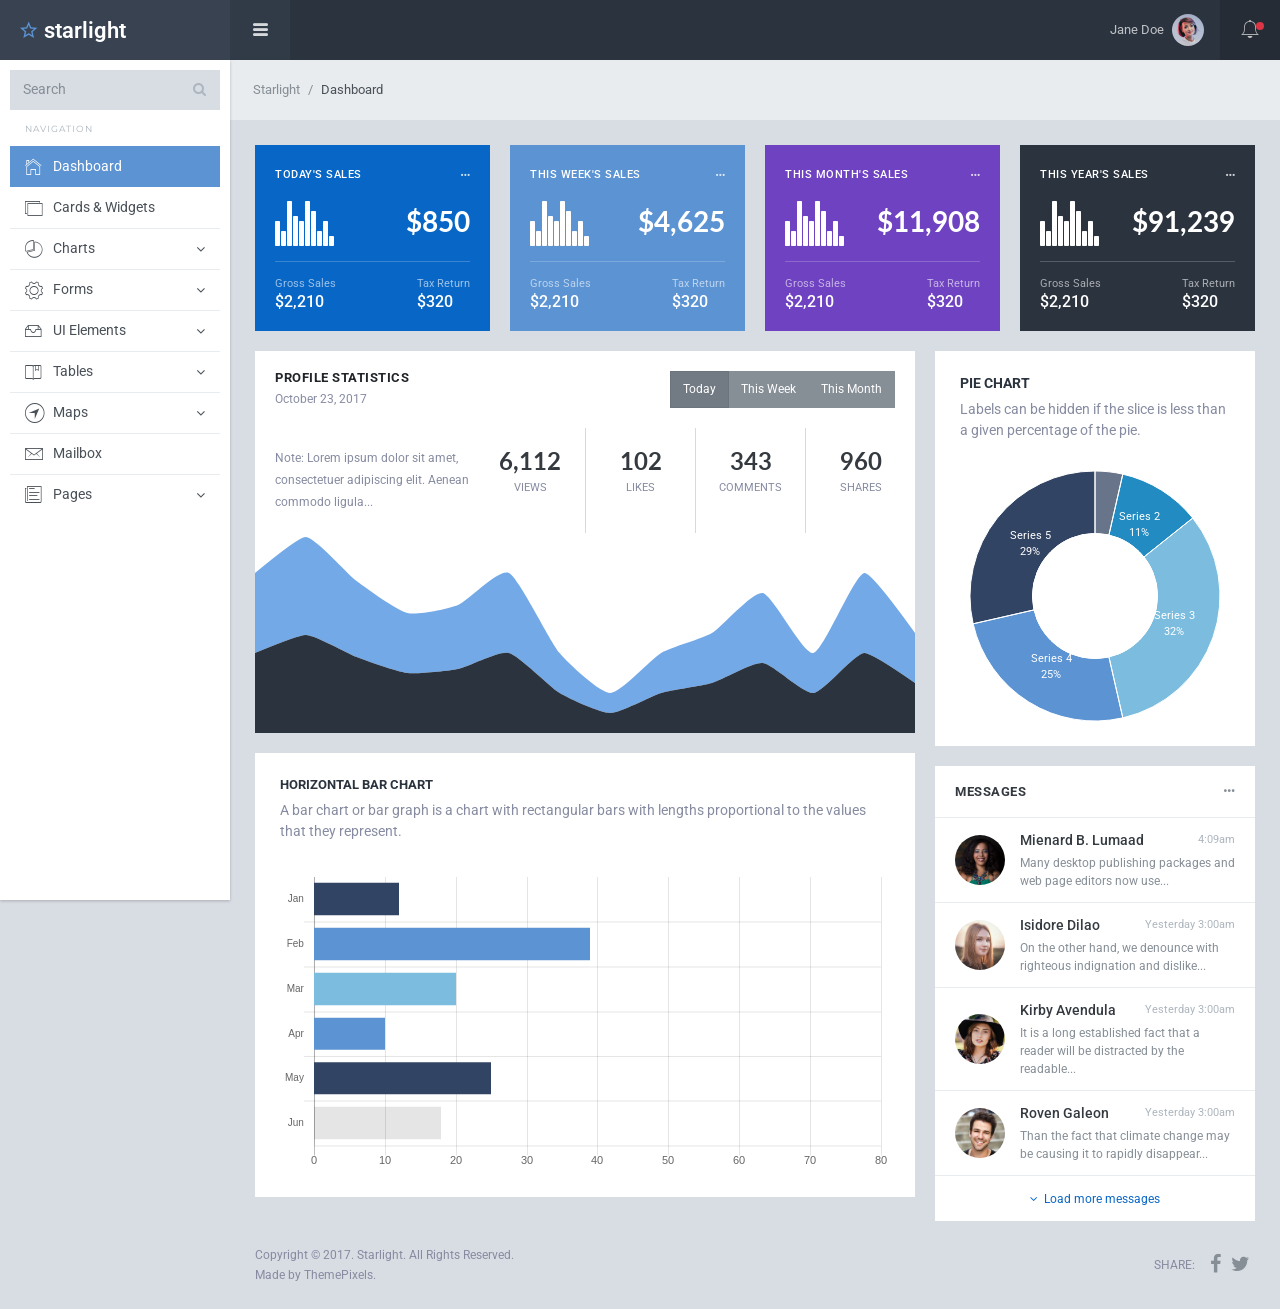
<file: admin/template/index.html>
<!DOCTYPE html>
<html lang="en">
  <head>
    <!-- Required meta tags -->
    <meta charset="utf-8">
    <meta name="viewport" content="width=device-width, initial-scale=1, shrink-to-fit=no">

  </head>
  <body>
    <script>
    // similar behavior as an HTTP redirect
    window.location.replace("app/index.html");
    </script>
  </body>
</html>
</file>
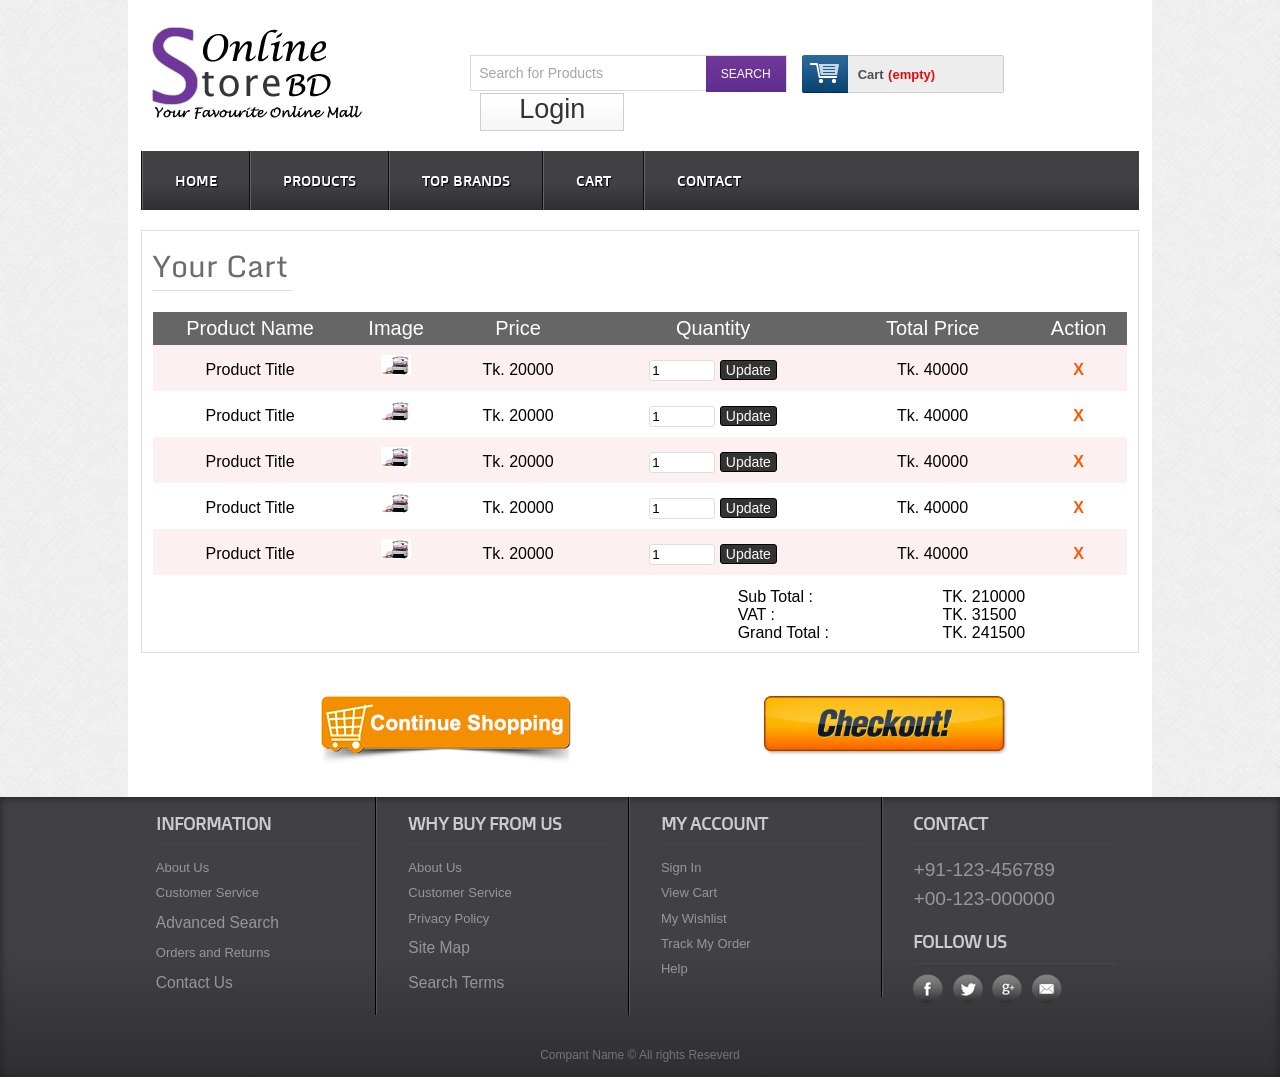
<file: cart.html>
<!DOCTYPE HTML>
<head>
<title>Free Smart Store Website Template</title>
<meta http-equiv="Content-Type" content="text/html; charset=utf-8" />
<meta name="viewport" content="width=device-width, initial-scale=1, maximum-scale=1">
<link href="css/style.css" rel="stylesheet" type="text/css" media="all"/>
<link href="css/menu.css" rel="stylesheet" type="text/css" media="all"/>
<script src="js/jquerymain.js"></script>
<script src="js/script.js" type="text/javascript"></script>
<script type="text/javascript" src="js/jquery-1.7.2.min.js"></script> 
<script type="text/javascript" src="js/nav.js"></script>
<script type="text/javascript" src="js/move-top.js"></script>
<script type="text/javascript" src="js/easing.js"></script> 
<script type="text/javascript" src="js/nav-hover.js"></script>
<link href='http://fonts.googleapis.com/css?family=Monda' rel='stylesheet' type='text/css'>
<link href='http://fonts.googleapis.com/css?family=Doppio+One' rel='stylesheet' type='text/css'>
<script type="text/javascript">
  $(document).ready(function($){
    $('#dc_mega-menu-orange').dcMegaMenu({rowItems:'4',speed:'fast',effect:'fade'});
  });
</script>
</head>
<body>
  <div class="wrap">
		<div class="header_top">
			<div class="logo">
				<a href="index.html"><img src="images/logo.png" alt="" /></a>
			</div>
			  <div class="header_top_right">
			    <div class="search_box">
				    <form>
				    	<input type="text" value="Search for Products" onfocus="this.value = '';" onblur="if (this.value == '') {this.value = 'Search for Products';}"><input type="submit" value="SEARCH">
				    </form>
			    </div>
			    <div class="shopping_cart">
					<div class="cart">
						<a href="#" title="View my shopping cart" rel="nofollow">
								<span class="cart_title">Cart</span>
									<span class="no_product">(empty)</span>
							</a>
						</div>
			      </div>
		   <div class="login">
		   	   <span><a href="login.html">Login</a></span>
		   </div>
		 <div class="clear"></div>
	 </div>
	 <div class="clear"></div>
 </div>
<div class="menu">
	<ul id="dc_mega-menu-orange" class="dc_mm-orange">
	  <li><a href="index.html">Home</a></li>
	  <li><a href="products.html">Products</a> </li>
	  <li><a href="topbrands.html">Top Brands</a></li>
	  <li><a href="cart.html">Cart</a></li>
	  <li><a href="contact.html">Contact</a> </li>
	  <div class="clear"></div>
	</ul>
</div>

 <div class="main">
    <div class="content">
    	<div class="cartoption">		
			<div class="cartpage">
			    	<h2>Your Cart</h2>
						<table class="tblone">
							<tr>
								<th width="20%">Product Name</th>
								<th width="10%">Image</th>
								<th width="15%">Price</th>
								<th width="25%">Quantity</th>
								<th width="20%">Total Price</th>
								<th width="10%">Action</th>
							</tr>
							<tr>
								<td>Product Title</td>
								<td><img src="images/new-pic3.jpg" alt=""/></td>
								<td>Tk. 20000</td>
								<td>
									<form action="" method="post">
										<input type="number" name="" value="1"/>
										<input type="submit" name="submit" value="Update"/>
									</form>
								</td>
								<td>Tk. 40000</td>
								<td><a href="">X</a></td>
							</tr>
							
							<tr>
								<td>Product Title</td>
								<td><img src="images/new-pic3.jpg" alt=""/></td>
								<td>Tk. 20000</td>
								<td>
									<form action="" method="post">
										<input type="number" name="" value="1"/>
										<input type="submit" name="submit" value="Update"/>
									</form>
								</td>
								<td>Tk. 40000</td>
								<td><a href="">X</a></td>
							</tr>
							
							<tr>
								<td>Product Title</td>
								<td><img src="images/new-pic3.jpg" alt=""/></td>
								<td>Tk. 20000</td>
								<td>
									<form action="" method="post">
										<input type="number" name="" value="1"/>
										<input type="submit" name="submit" value="Update"/>
									</form>
								</td>
								<td>Tk. 40000</td>
								<td><a href="">X</a></td>
							</tr>
							<tr>
								<td>Product Title</td>
								<td><img src="images/new-pic3.jpg" alt=""/></td>
								<td>Tk. 20000</td>
								<td>
									<form action="" method="post">
										<input type="number" name="" value="1"/>
										<input type="submit" name="submit" value="Update"/>
									</form>
								</td>
								<td>Tk. 40000</td>
								<td><a href="">X</a></td>
							</tr>
							
							<tr>
								<td>Product Title</td>
								<td><img src="images/new-pic3.jpg" alt=""/></td>
								<td>Tk. 20000</td>
								<td>
									<form action="" method="post">
										<input type="number" name="" value="1"/>
										<input type="submit" name="submit" value="Update"/>
									</form>
								</td>
								<td>Tk. 40000</td>
								<td><a href="">X</a></td>
							</tr>
							
						</table>
						<table style="float:right;text-align:left;" width="40%">
							<tr>
								<th>Sub Total : </th>
								<td>TK. 210000</td>
							</tr>
							<tr>
								<th>VAT : </th>
								<td>TK. 31500</td>
							</tr>
							<tr>
								<th>Grand Total :</th>
								<td>TK. 241500 </td>
							</tr>
					   </table>
					</div>
					<div class="shopping">
						<div class="shopleft">
							<a href="index.html"> <img src="images/shop.png" alt="" /></a>
						</div>
						<div class="shopright">
							<a href="login.html"> <img src="images/check.png" alt="" /></a>
						</div>
					</div>
    	</div>  	
       <div class="clear"></div>
    </div>
 </div>
</div>
   <div class="footer">
   	  <div class="wrapper">	
	     <div class="section group">
				<div class="col_1_of_4 span_1_of_4">
						<h4>Information</h4>
						<ul>
						<li><a href="#">About Us</a></li>
						<li><a href="#">Customer Service</a></li>
						<li><a href="#"><span>Advanced Search</span></a></li>
						<li><a href="#">Orders and Returns</a></li>
						<li><a href="#"><span>Contact Us</span></a></li>
						</ul>
					</div>
				<div class="col_1_of_4 span_1_of_4">
					<h4>Why buy from us</h4>
						<ul>
						<li><a href="about.html">About Us</a></li>
						<li><a href="faq.html">Customer Service</a></li>
						<li><a href="#">Privacy Policy</a></li>
						<li><a href="contact.html"><span>Site Map</span></a></li>
						<li><a href="preview-2.html"><span>Search Terms</span></a></li>
						</ul>
				</div>
				<div class="col_1_of_4 span_1_of_4">
					<h4>My account</h4>
						<ul>
							<li><a href="contact.html">Sign In</a></li>
							<li><a href="index.html">View Cart</a></li>
							<li><a href="#">My Wishlist</a></li>
							<li><a href="#">Track My Order</a></li>
							<li><a href="faq.html">Help</a></li>
						</ul>
				</div>
				<div class="col_1_of_4 span_1_of_4">
					<h4>Contact</h4>
						<ul>
							<li><span>+91-123-456789</span></li>
							<li><span>+00-123-000000</span></li>
						</ul>
						<div class="social-icons">
							<h4>Follow Us</h4>
					   		  <ul>
							      <li class="facebook"><a href="#" target="_blank"> </a></li>
							      <li class="twitter"><a href="#" target="_blank"> </a></li>
							      <li class="googleplus"><a href="#" target="_blank"> </a></li>
							      <li class="contact"><a href="#" target="_blank"> </a></li>
							      <div class="clear"></div>
						     </ul>
   	 					</div>
				</div>
			</div>
			<div class="copy_right">
				<p>Compant Name © All rights Reseverd </p>
		   </div>
     </div>
    </div>
    <script type="text/javascript">
		$(document).ready(function() {
			/*
			var defaults = {
	  			containerID: 'toTop', // fading element id
				containerHoverID: 'toTopHover', // fading element hover id
				scrollSpeed: 1200,
				easingType: 'linear' 
	 		};
			*/
			
			$().UItoTop({ easingType: 'easeOutQuart' });
			
		});
	</script>
    <a href="#" id="toTop" style="display: block;"><span id="toTopHover" style="opacity: 1;"></span></a>
</body>
</html>
</file>
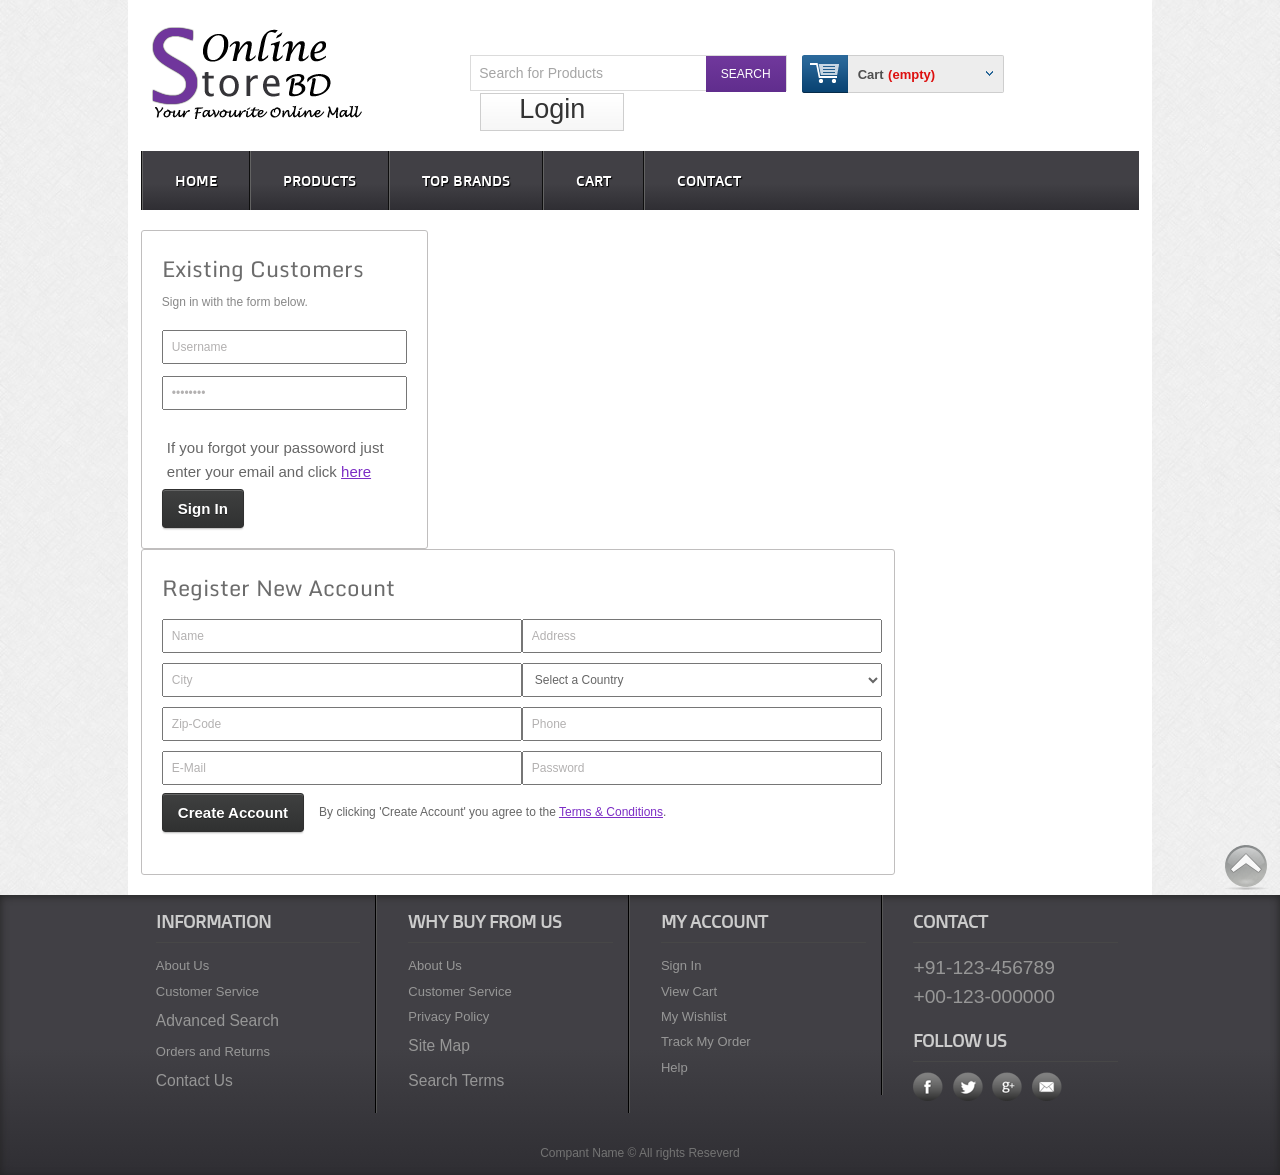
<file: login.html>
<!DOCTYPE HTML>
<head>
<title>Free Smart Store Website Template</title>
<meta http-equiv="Content-Type" content="text/html; charset=utf-8" />
<meta name="viewport" content="width=device-width, initial-scale=1, maximum-scale=1">
<link href="css/style.css" rel="stylesheet" type="text/css" media="all"/>
<link href="css/menu.css" rel="stylesheet" type="text/css" media="all"/>
<script src="js/jquerymain.js"></script>
<script src="js/script.js" type="text/javascript"></script>
<script type="text/javascript" src="js/jquery-1.7.2.min.js"></script> 
<script type="text/javascript" src="js/nav.js"></script>
<script type="text/javascript" src="js/move-top.js"></script>
<script type="text/javascript" src="js/easing.js"></script> 
<script type="text/javascript" src="js/nav-hover.js"></script>
<link href='http://fonts.googleapis.com/css?family=Monda' rel='stylesheet' type='text/css'>
<link href='http://fonts.googleapis.com/css?family=Doppio+One' rel='stylesheet' type='text/css'>
<script type="text/javascript">
  $(document).ready(function($){
    $('#dc_mega-menu-orange').dcMegaMenu({rowItems:'4',speed:'fast',effect:'fade'});
  });
</script>
</head>
<body>
  <div class="wrap">
		<div class="header_top">
			<div class="logo">
				<a href="index.html"><img src="images/logo.png" alt="" /></a>
			</div>
			  <div class="header_top_right">
			    <div class="search_box">
				    <form>
				    	<input type="text" value="Search for Products" onfocus="this.value = '';" onblur="if (this.value == '') {this.value = 'Search for Products';}"><input type="submit" value="SEARCH">
				    </form>
			    </div>
			    <div class="shopping_cart">
					<div class="cart">
						<a href="#" title="View my shopping cart" rel="nofollow">
							<strong class="opencart"> </strong>
								<span class="cart_title">Cart</span>
									<span class="no_product">(empty)</span>
							</a>
						</div>
			      </div>
		   <div class="login">
		   	   <span><a href="login.html">Login</a></span>
		   </div>
		 <div class="clear"></div>
	 </div>
	 <div class="clear"></div>
 </div>
<div class="menu">
	<ul id="dc_mega-menu-orange" class="dc_mm-orange">
	  <li><a href="index.html">Home</a></li>
	  <li><a href="products.html">Products</a> </li>
	  <li><a href="topbrands.html">Top Brands</a></li>
	   <li><a href="cart.html">Cart</a></li>
	  <li><a href="contact.html">Contact</a> </li>
	  <div class="clear"></div>
	</ul>
</div>

 <div class="main">
    <div class="content">
    	 <div class="login_panel">
        	<h3>Existing Customers</h3>
        	<p>Sign in with the form below.</p>
        	<form action="hello" method="get" id="member">
                	<input name="Domain" type="text" value="Username" class="field" onfocus="this.value = '';" onblur="if (this.value == '') {this.value = 'Username';}">
                    <input name="Domain" type="password" value="Password" class="field" onfocus="this.value = '';" onblur="if (this.value == '') {this.value = 'Password';}">
                 </form>
                 <p class="note">If you forgot your passoword just enter your email and click <a href="#">here</a></p>
                    <div class="buttons"><div><button class="grey">Sign In</button></div></div>
                    </div>
    	<div class="register_account">
    		<h3>Register New Account</h3>
    		<form>
		   			 <table>
		   				<tbody>
						<tr>
						<td>
							<div>
							<input type="text" value="Name" onfocus="this.value = '';" onblur="if (this.value == '') {this.value = 'Name';}" >
							</div>
							
							<div>
							   <input type="text" value="City" onfocus="this.value = '';" onblur="if (this.value == '') {this.value = 'City';}">
							</div>
							
							<div>
								<input type="text" value="Zip-Code" onfocus="this.value = '';" onblur="if (this.value == '') {this.value = 'Zip-Code';}">
							</div>
							<div>
								<input type="text" value="E-Mail" onfocus="this.value = '';" onblur="if (this.value == '') {this.value = 'E-Mail';}">
							</div>
		    			 </td>
		    			<td>
						<div>
							<input type="text" value="Address" onfocus="this.value = '';" onblur="if (this.value == '') {this.value = 'Address';}">
						</div>
		    		<div>
						<select id="country" name="country" onchange="change_country(this.value)" class="frm-field required">
							<option value="null">Select a Country</option>         
							<option value="AF">Afghanistan</option>
							<option value="AL">Albania</option>
							<option value="DZ">Algeria</option>
							<option value="AR">Argentina</option>
							<option value="AM">Armenia</option>
							<option value="AW">Aruba</option>
							<option value="AU">Australia</option>
							<option value="AT">Austria</option>
							<option value="AZ">Azerbaijan</option>
							<option value="BS">Bahamas</option>
							<option value="BH">Bahrain</option>
							<option value="BD">Bangladesh</option>

		         </select>
				 </div>		        
	
		           <div>
		          <input type="text" value="Phone" onfocus="this.value = '';" onblur="if (this.value == '') {this.value = 'Phone';}">
		          </div>
				  
				  <div>
					<input type="text" value="Password" onfocus="this.value = '';" onblur="if (this.value == '') {this.value = 'Password';}">
				</div>
		    	</td>
		    </tr> 
		    </tbody></table> 
		   <div class="search"><div><button class="grey">Create Account</button></div></div>
		    <p class="terms">By clicking 'Create Account' you agree to the <a href="#">Terms &amp; Conditions</a>.</p>
		    <div class="clear"></div>
		    </form>
    	</div>  	
       <div class="clear"></div>
    </div>
 </div>
</div>
   <div class="footer">
   	  <div class="wrapper">	
	     <div class="section group">
				<div class="col_1_of_4 span_1_of_4">
						<h4>Information</h4>
						<ul>
						<li><a href="#">About Us</a></li>
						<li><a href="#">Customer Service</a></li>
						<li><a href="#"><span>Advanced Search</span></a></li>
						<li><a href="#">Orders and Returns</a></li>
						<li><a href="#"><span>Contact Us</span></a></li>
						</ul>
					</div>
				<div class="col_1_of_4 span_1_of_4">
					<h4>Why buy from us</h4>
						<ul>
						<li><a href="about.html">About Us</a></li>
						<li><a href="faq.html">Customer Service</a></li>
						<li><a href="#">Privacy Policy</a></li>
						<li><a href="contact.html"><span>Site Map</span></a></li>
						<li><a href="preview-2.html"><span>Search Terms</span></a></li>
						</ul>
				</div>
				<div class="col_1_of_4 span_1_of_4">
					<h4>My account</h4>
						<ul>
							<li><a href="contact.html">Sign In</a></li>
							<li><a href="index.html">View Cart</a></li>
							<li><a href="#">My Wishlist</a></li>
							<li><a href="#">Track My Order</a></li>
							<li><a href="faq.html">Help</a></li>
						</ul>
				</div>
				<div class="col_1_of_4 span_1_of_4">
					<h4>Contact</h4>
						<ul>
							<li><span>+91-123-456789</span></li>
							<li><span>+00-123-000000</span></li>
						</ul>
						<div class="social-icons">
							<h4>Follow Us</h4>
					   		  <ul>
							      <li class="facebook"><a href="#" target="_blank"> </a></li>
							      <li class="twitter"><a href="#" target="_blank"> </a></li>
							      <li class="googleplus"><a href="#" target="_blank"> </a></li>
							      <li class="contact"><a href="#" target="_blank"> </a></li>
							      <div class="clear"></div>
						     </ul>
   	 					</div>
				</div>
			</div>
			<div class="copy_right">
				<p>Compant Name © All rights Reseverd </p>
		   </div>
     </div>
    </div>
    <script type="text/javascript">
		$(document).ready(function() {
			/*
			var defaults = {
	  			containerID: 'toTop', // fading element id
				containerHoverID: 'toTopHover', // fading element hover id
				scrollSpeed: 1200,
				easingType: 'linear' 
	 		};
			*/
			
			$().UItoTop({ easingType: 'easeOutQuart' });
			
		});
	</script>
    <a href="#" id="toTop" style="display: block;"><span id="toTopHover" style="opacity: 1;"></span></a>
</body>
</html>
</file>
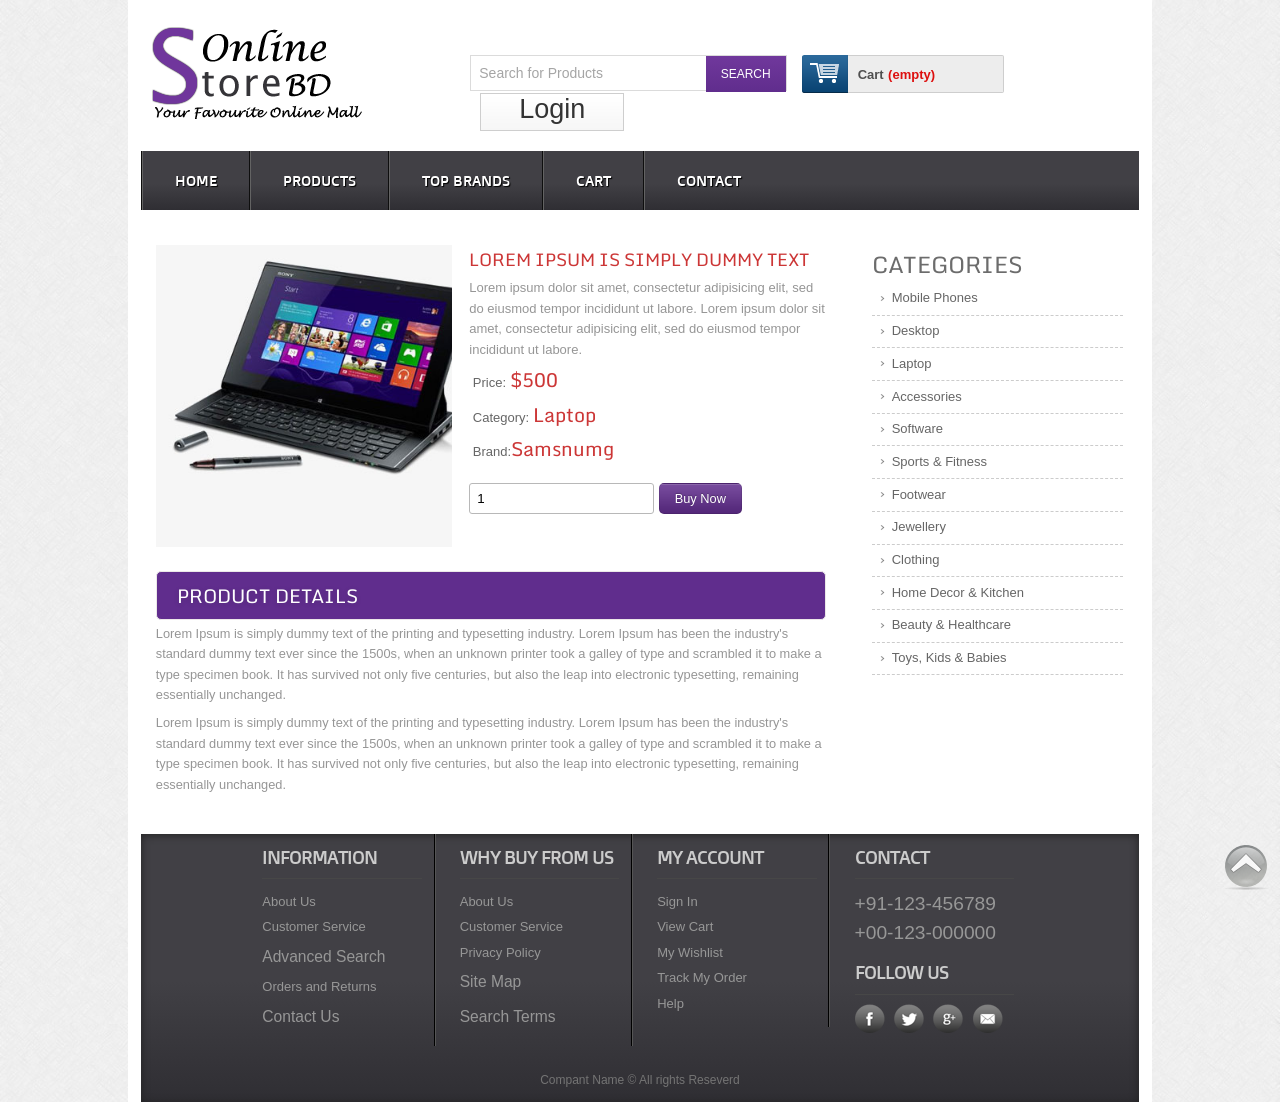
<file: preview.html>
<!DOCTYPE HTML>
<head>
<title>Free Smart Store Website Template</title>
<meta http-equiv="Content-Type" content="text/html; charset=utf-8" />
<meta name="viewport" content="width=device-width, initial-scale=1, maximum-scale=1">
<link href="css/style.css" rel="stylesheet" type="text/css" media="all"/>
<link href="css/menu.css" rel="stylesheet" type="text/css" media="all"/>
<script src="js/jquerymain.js"></script>
<script src="js/script.js" type="text/javascript"></script>
<script type="text/javascript" src="js/jquery-1.7.2.min.js"></script> 
<script type="text/javascript" src="js/nav.js"></script>
<script type="text/javascript" src="js/move-top.js"></script>
<script type="text/javascript" src="js/easing.js"></script> 
<script type="text/javascript" src="js/nav-hover.js"></script>
<link href='http://fonts.googleapis.com/css?family=Monda' rel='stylesheet' type='text/css'>
<link href='http://fonts.googleapis.com/css?family=Doppio+One' rel='stylesheet' type='text/css'>
<script type="text/javascript">
  $(document).ready(function($){
    $('#dc_mega-menu-orange').dcMegaMenu({rowItems:'4',speed:'fast',effect:'fade'});
  });
</script>
</head>
<body>
  <div class="wrap">
		<div class="header_top">
			<div class="logo">
				<a href="index.html"><img src="images/logo.png" alt="" /></a>
			</div>
			  <div class="header_top_right">
			    <div class="search_box">
				    <form>
				    	<input type="text" value="Search for Products" onfocus="this.value = '';" onblur="if (this.value == '') {this.value = 'Search for Products';}"><input type="submit" value="SEARCH">
				    </form>
			    </div>
			    <div class="shopping_cart">
					<div class="cart">
						<a href="#" title="View my shopping cart" rel="nofollow">
								<span class="cart_title">Cart</span>
								<span class="no_product">(empty)</span>
							</a>
						</div>
			      </div>
		   <div class="login">
		   	   <span><a href="login.html">Login</a></span>
		   </div>
		 <div class="clear"></div>
	 </div>
	 <div class="clear"></div>
 </div>
<div class="menu">
	<ul id="dc_mega-menu-orange" class="dc_mm-orange">
	  <li><a href="index.html">Home</a></li>
	  <li><a href="products.html">Products</a> </li>
	  <li><a href="topbrands.html">Top Brands</a></li>
	   <li><a href="cart.html">Cart</a></li>
	  <li><a href="contact.html">Contact</a> </li>
	  <div class="clear"></div>
	</ul>
</div>

 <div class="main">
    <div class="content">
    	<div class="section group">
				<div class="cont-desc span_1_of_2">				
					<div class="grid images_3_of_2">
						<img src="images/preview-img.jpg" alt="" />
					</div>
				<div class="desc span_3_of_2">
					<h2>Lorem Ipsum is simply dummy text </h2>
					<p>Lorem ipsum dolor sit amet, consectetur adipisicing elit, sed do eiusmod tempor incididunt ut labore. Lorem ipsum dolor sit amet, consectetur adipisicing elit, sed do eiusmod tempor incididunt ut labore.</p>					
					<div class="price">
						<p>Price: <span>$500</span></p>
						<p>Category: <span>Laptop</span></p>
						<p>Brand:<span>Samsnumg</span></p>
					</div>
				<div class="add-cart">
					<form action="cart.html" method="post">
						<input type="number" class="buyfield" name="" value="1"/>
						<input type="submit" class="buysubmit" name="submit" value="Buy Now"/>
					</form>				
				</div>
			</div>
			<div class="product-desc">
			<h2>Product Details</h2>
			<p>Lorem Ipsum is simply dummy text of the printing and typesetting industry. Lorem Ipsum has been the industry's standard dummy text ever since the 1500s, when an unknown printer took a galley of type and scrambled it to make a type specimen book. It has survived not only five centuries, but also the leap into electronic typesetting, remaining essentially unchanged.</p>
	        <p>Lorem Ipsum is simply dummy text of the printing and typesetting industry. Lorem Ipsum has been the industry's standard dummy text ever since the 1500s, when an unknown printer took a galley of type and scrambled it to make a type specimen book. It has survived not only five centuries, but also the leap into electronic typesetting, remaining essentially unchanged.</p>
	    </div>
				
	</div>
				<div class="rightsidebar span_3_of_1">
					<h2>CATEGORIES</h2>
					<ul>
				      <li><a href="productbycat.html">Mobile Phones</a></li>
				      <li><a href="productbycat.html">Desktop</a></li>
				      <li><a href="productbycat.html">Laptop</a></li>
				      <li><a href="productbycat.html">Accessories</a></li>
				      <li><a href="productbycat.html#">Software</a></li>
					   <li><a href="productbycat.html">Sports & Fitness</a></li>
					   <li><a href="productbycat.html">Footwear</a></li>
					   <li><a href="productbycat.html">Jewellery</a></li>
					   <li><a href="productbycat.html">Clothing</a></li>
					   <li><a href="productbycat.html">Home Decor & Kitchen</a></li>
					   <li><a href="productbycat.html">Beauty & Healthcare</a></li>
					   <li><a href="productbycat.html">Toys, Kids & Babies</a></li>
    				</ul>
    	
 				</div>
 		</div>
 	</div>
	</div>
   <div class="footer">
   	  <div class="wrapper">	
	     <div class="section group">
				<div class="col_1_of_4 span_1_of_4">
						<h4>Information</h4>
						<ul>
						<li><a href="#">About Us</a></li>
						<li><a href="#">Customer Service</a></li>
						<li><a href="#"><span>Advanced Search</span></a></li>
						<li><a href="#">Orders and Returns</a></li>
						<li><a href="#"><span>Contact Us</span></a></li>
						</ul>
					</div>
				<div class="col_1_of_4 span_1_of_4">
					<h4>Why buy from us</h4>
						<ul>
						<li><a href="about.html">About Us</a></li>
						<li><a href="faq.html">Customer Service</a></li>
						<li><a href="#">Privacy Policy</a></li>
						<li><a href="contact.html"><span>Site Map</span></a></li>
						<li><a href="preview-2.html"><span>Search Terms</span></a></li>
						</ul>
				</div>
				<div class="col_1_of_4 span_1_of_4">
					<h4>My account</h4>
						<ul>
							<li><a href="contact.html">Sign In</a></li>
							<li><a href="index.html">View Cart</a></li>
							<li><a href="#">My Wishlist</a></li>
							<li><a href="#">Track My Order</a></li>
							<li><a href="faq.html">Help</a></li>
						</ul>
				</div>
				<div class="col_1_of_4 span_1_of_4">
					<h4>Contact</h4>
						<ul>
							<li><span>+91-123-456789</span></li>
							<li><span>+00-123-000000</span></li>
						</ul>
						<div class="social-icons">
							<h4>Follow Us</h4>
					   		  <ul>
							      <li class="facebook"><a href="#" target="_blank"> </a></li>
							      <li class="twitter"><a href="#" target="_blank"> </a></li>
							      <li class="googleplus"><a href="#" target="_blank"> </a></li>
							      <li class="contact"><a href="#" target="_blank"> </a></li>
							      <div class="clear"></div>
						     </ul>
   	 					</div>
				</div>
			</div>
			<div class="copy_right">
				<p>Compant Name © All rights Reseverd</a> </p>
		   </div>
     </div>  
    </div>
    <script type="text/javascript">
		$(document).ready(function() {
			/*
			var defaults = {
	  			containerID: 'toTop', // fading element id
				containerHoverID: 'toTopHover', // fading element hover id
				scrollSpeed: 1200,
				easingType: 'linear' 
	 		};
			*/
			
			$().UItoTop({ easingType: 'easeOutQuart' });
			
		});
	</script>
    <a href="#" id="toTop" style="display: block;"><span id="toTopHover" style="opacity: 1;"></span></a>
</body>
</html>
</file>
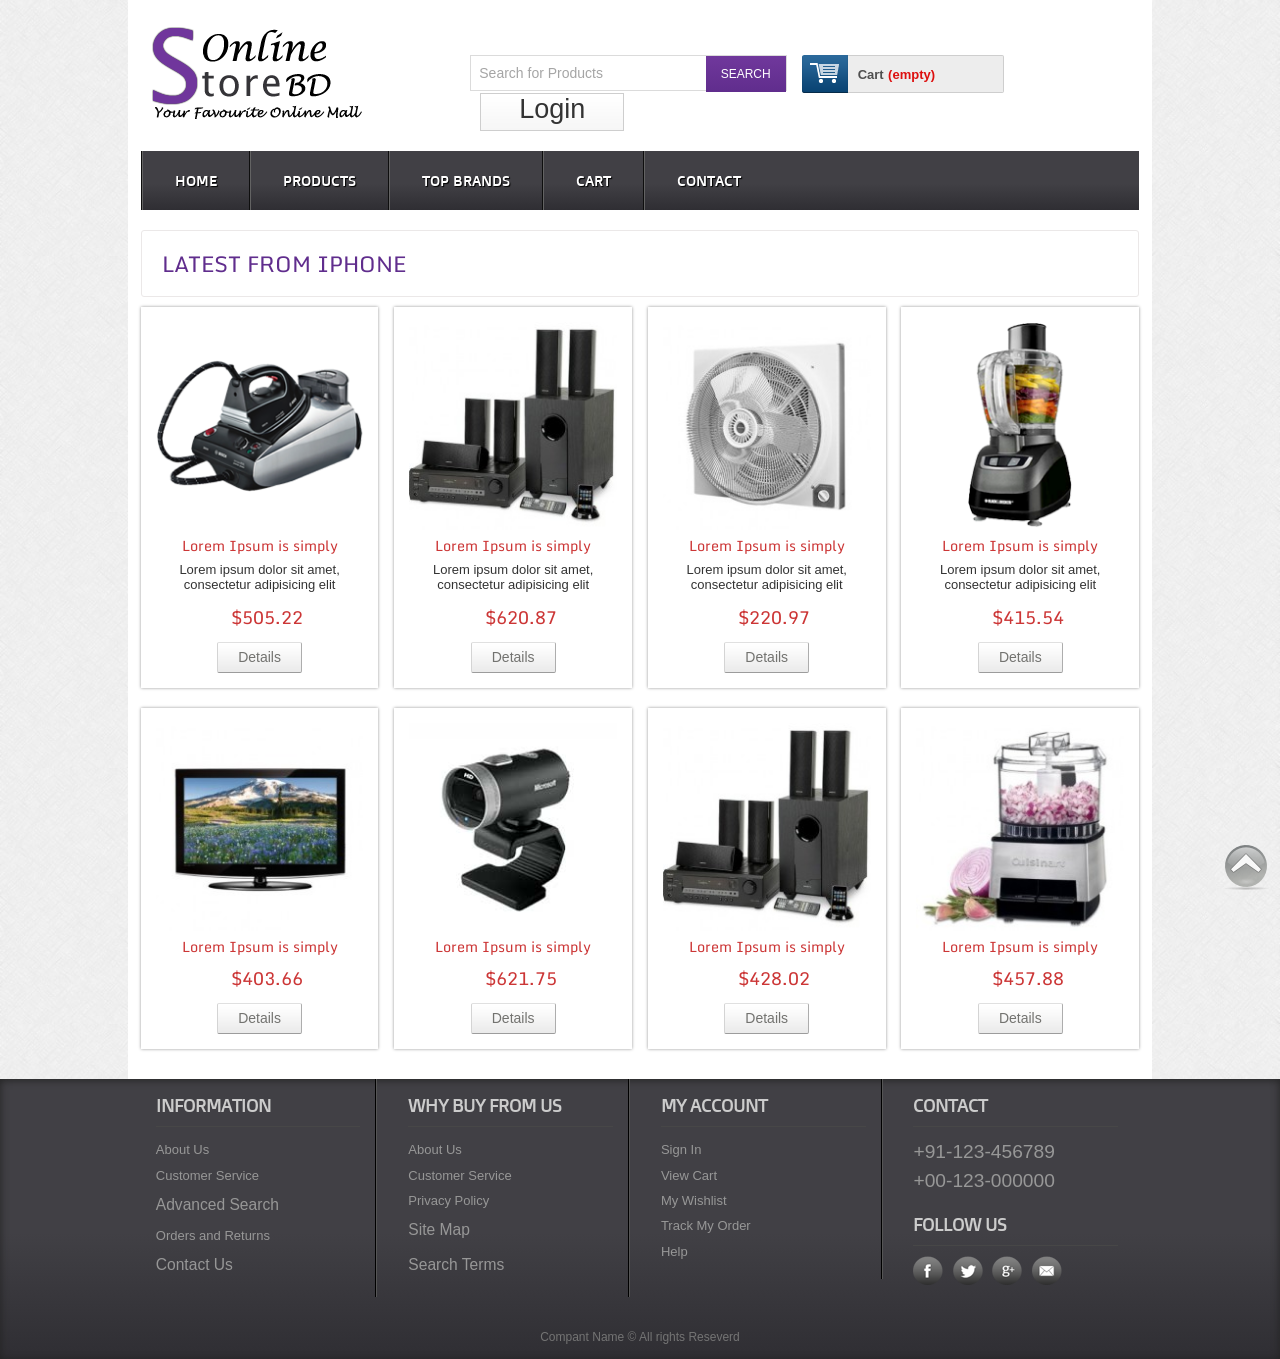
<file: productbycat.html>
<!DOCTYPE HTML>
<head>
<title>Free Smart Store Website Template</title>
<meta http-equiv="Content-Type" content="text/html; charset=utf-8" />
<meta name="viewport" content="width=device-width, initial-scale=1, maximum-scale=1">
<link href="css/style.css" rel="stylesheet" type="text/css" media="all"/>
<link href="css/menu.css" rel="stylesheet" type="text/css" media="all"/>
<script src="js/jquerymain.js"></script>
<script src="js/script.js" type="text/javascript"></script>
<script type="text/javascript" src="js/jquery-1.7.2.min.js"></script> 
<script type="text/javascript" src="js/nav.js"></script>
<script type="text/javascript" src="js/move-top.js"></script>
<script type="text/javascript" src="js/easing.js"></script> 
<script type="text/javascript" src="js/nav-hover.js"></script>
<link href='http://fonts.googleapis.com/css?family=Monda' rel='stylesheet' type='text/css'>
<link href='http://fonts.googleapis.com/css?family=Doppio+One' rel='stylesheet' type='text/css'>
<script type="text/javascript">
  $(document).ready(function($){
    $('#dc_mega-menu-orange').dcMegaMenu({rowItems:'4',speed:'fast',effect:'fade'});
  });
</script>
</head>
<body>
  <div class="wrap">
		<div class="header_top">
			<div class="logo">
				<a href="index.html"><img src="images/logo.png" alt="" /></a>
			</div>
			  <div class="header_top_right">
			    <div class="search_box">
				    <form>
				    	<input type="text" value="Search for Products" onfocus="this.value = '';" onblur="if (this.value == '') {this.value = 'Search for Products';}"><input type="submit" value="SEARCH">
				    </form>
			    </div>
			    <div class="shopping_cart">
					<div class="cart">
						<a href="#" title="View my shopping cart" rel="nofollow">
								<span class="cart_title">Cart</span>
								<span class="no_product">(empty)</span>
							</a>
						</div>
			      </div>
		   <div class="login"><a href="login.html">Login</a></div>
		 <div class="clear"></div>
	 </div>
	 <div class="clear"></div>
 </div>
<div class="menu">
	<ul id="dc_mega-menu-orange" class="dc_mm-orange">
	  <li><a href="index.html">Home</a></li>
	  <li><a href="products.html">Products</a> </li>
	  <li><a href="topbrands.html">Top Brands</a></li>
	  <li><a href="cart.html">Cart</a></li>
	  <li><a href="contact.html">Contact</a> </li>
	  <div class="clear"></div>
	</ul>
</div>

 <div class="main">
    <div class="content">
    	<div class="content_top">
    		<div class="heading">
    		<h3>Latest from Iphone</h3>
    		</div>
    		<div class="clear"></div>
    	</div>
	      <div class="section group">
				<div class="grid_1_of_4 images_1_of_4">
					 <a href="preview-3.html"><img src="images/feature-pic1.png" alt="" /></a>
					 <h2>Lorem Ipsum is simply </h2>
					 <p>Lorem ipsum dolor sit amet, consectetur adipisicing elit</p>
					 <p><span class="price">$505.22</span></p>
				     <div class="button"><span><a href="preview.html" class="details">Details</a></span></div>
				</div>
				<div class="grid_1_of_4 images_1_of_4">
					<a href="preview-2.html"><img src="images/feature-pic2.jpg" alt="" /></a>
					 <h2>Lorem Ipsum is simply </h2>
					 <p>Lorem ipsum dolor sit amet, consectetur adipisicing elit</p>
					 <p><span class="price">$620.87</span></p> 
				     <div class="button"><span><a href="preview.html" class="details">Details</a></span></div>
				</div>
				<div class="grid_1_of_4 images_1_of_4">
					<a href="preview-4.html"><img src="images/feature-pic3.jpg" alt="" /></a>
					 <h2>Lorem Ipsum is simply </h2>
					 <p>Lorem ipsum dolor sit amet, consectetur adipisicing elit</p>
					 <p><span class="price">$220.97</span></p>
				     <div class="button"><span><a href="preview.html" class="details">Details</a></span></div>
				</div>
				<div class="grid_1_of_4 images_1_of_4">
					<img src="images/feature-pic4.png" alt="" />
					 <h2>Lorem Ipsum is simply </h2>
					 <p>Lorem ipsum dolor sit amet, consectetur adipisicing elit</p>
					 <p><span class="price">$415.54</span></p> 
				     <div class="button"><span><a href="preview.html" class="details">Details</a></span></div>
				</div>
				
				
				<div class="grid_1_of_4 images_1_of_4" style="margin-left:0">
					 <a href="preview-3.html"><img src="images/new-pic1.jpg" alt="" /></a>
					 <h2>Lorem Ipsum is simply </h2>
					 <p><span class="price">$403.66</span></p>
				    
				     <div class="button"><span><a href="preview.html" class="details">Details</a></span></div>
				</div>
				<div class="grid_1_of_4 images_1_of_4">
					<a href="preview-4.html"><img src="images/new-pic2.jpg" alt="" /></a>
					 <h2>Lorem Ipsum is simply </h2>
					 <p><span class="price">$621.75</span></p>
				     <div class="button"><span><a href="preview.html" class="details">Details</a></span></div>
				</div>
				<div class="grid_1_of_4 images_1_of_4">
					<a href="preview-2.html"><img src="images/feature-pic2.jpg" alt="" /></a>
					 <h2>Lorem Ipsum is simply </h2>
					 <p><span class="price">$428.02</span></p>
				     <div class="button"><span><a href="preview.html" class="details">Details</a></span></div>
				</div>
				<div class="grid_1_of_4 images_1_of_4">
				 <img src="images/new-pic3.jpg" alt="" />
					 <h2>Lorem Ipsum is simply </h2>					 
					 <p><span class="price">$457.88</span></p>   
				     <div class="button"><span><a href="preview.html" class="details">Details</a></span></div>
				</div>
			</div>

	
	
    </div>
 </div>
</div>
   <div class="footer">
   	  <div class="wrapper">	
	     <div class="section group">
				<div class="col_1_of_4 span_1_of_4">
						<h4>Information</h4>
						<ul>
						<li><a href="#">About Us</a></li>
						<li><a href="#">Customer Service</a></li>
						<li><a href="#"><span>Advanced Search</span></a></li>
						<li><a href="#">Orders and Returns</a></li>
						<li><a href="#"><span>Contact Us</span></a></li>
						</ul>
					</div>
				<div class="col_1_of_4 span_1_of_4">
					<h4>Why buy from us</h4>
						<ul>
						<li><a href="about.html">About Us</a></li>
						<li><a href="faq.html">Customer Service</a></li>
						<li><a href="#">Privacy Policy</a></li>
						<li><a href="contact.html"><span>Site Map</span></a></li>
						<li><a href="preview-2.html"><span>Search Terms</span></a></li>
						</ul>
				</div>
				<div class="col_1_of_4 span_1_of_4">
					<h4>My account</h4>
						<ul>
							<li><a href="contact.html">Sign In</a></li>
							<li><a href="index.html">View Cart</a></li>
							<li><a href="#">My Wishlist</a></li>
							<li><a href="#">Track My Order</a></li>
							<li><a href="faq.html">Help</a></li>
						</ul>
				</div>
				<div class="col_1_of_4 span_1_of_4">
					<h4>Contact</h4>
						<ul>
							<li><span>+91-123-456789</span></li>
							<li><span>+00-123-000000</span></li>
						</ul>
						<div class="social-icons">
							<h4>Follow Us</h4>
					   		  <ul>
							      <li class="facebook"><a href="#" target="_blank"> </a></li>
							      <li class="twitter"><a href="#" target="_blank"> </a></li>
							      <li class="googleplus"><a href="#" target="_blank"> </a></li>
							      <li class="contact"><a href="#" target="_blank"> </a></li>
							      <div class="clear"></div>
						     </ul>
   	 					</div>
				</div>
			</div>
			<div class="copy_right">
				<p>Compant Name © All rights Reseverd </p>
		   </div>
     </div>
    </div>
    <script type="text/javascript">
		$(document).ready(function() {
			/*
			var defaults = {
	  			containerID: 'toTop', // fading element id
				containerHoverID: 'toTopHover', // fading element hover id
				scrollSpeed: 1200,
				easingType: 'linear' 
	 		};
			*/
			
			$().UItoTop({ easingType: 'easeOutQuart' });
			
		});
	</script>
    <a href="#" id="toTop" style="display: block;"><span id="toTopHover" style="opacity: 1;"></span></a>
</body>
</html>
</file>
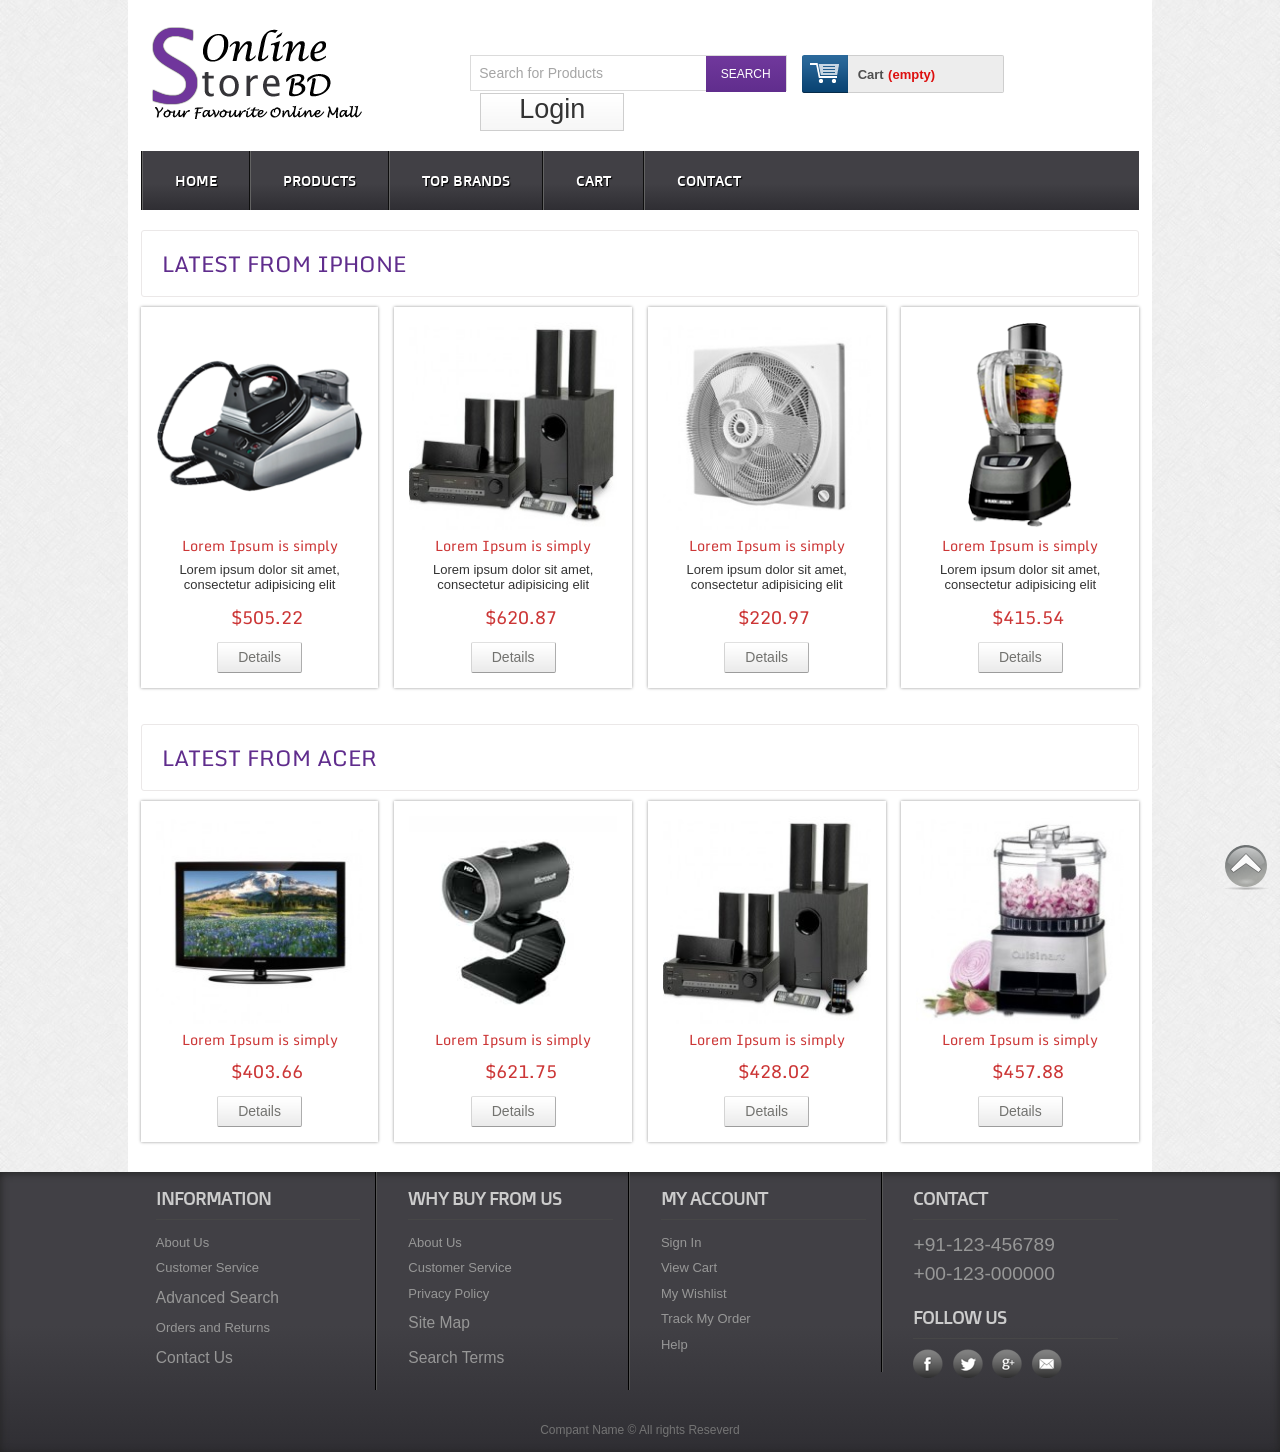
<file: products.html>
<!DOCTYPE HTML>
<head>
<title>Free Smart Store Website Template</title>
<meta http-equiv="Content-Type" content="text/html; charset=utf-8" />
<meta name="viewport" content="width=device-width, initial-scale=1, maximum-scale=1">
<link href="css/style.css" rel="stylesheet" type="text/css" media="all"/>
<link href="css/menu.css" rel="stylesheet" type="text/css" media="all"/>
<script src="js/jquerymain.js"></script>
<script src="js/script.js" type="text/javascript"></script>
<script type="text/javascript" src="js/jquery-1.7.2.min.js"></script> 
<script type="text/javascript" src="js/nav.js"></script>
<script type="text/javascript" src="js/move-top.js"></script>
<script type="text/javascript" src="js/easing.js"></script> 
<script type="text/javascript" src="js/nav-hover.js"></script>
<link href='http://fonts.googleapis.com/css?family=Monda' rel='stylesheet' type='text/css'>
<link href='http://fonts.googleapis.com/css?family=Doppio+One' rel='stylesheet' type='text/css'>
<script type="text/javascript">
  $(document).ready(function($){
    $('#dc_mega-menu-orange').dcMegaMenu({rowItems:'4',speed:'fast',effect:'fade'});
  });
</script>
</head>
<body>
  <div class="wrap">
		<div class="header_top">
			<div class="logo">
				<a href="index.html"><img src="images/logo.png" alt="" /></a>
			</div>
			  <div class="header_top_right">
			    <div class="search_box">
				    <form>
				    	<input type="text" value="Search for Products" onfocus="this.value = '';" onblur="if (this.value == '') {this.value = 'Search for Products';}"><input type="submit" value="SEARCH">
				    </form>
			    </div>
			    <div class="shopping_cart">
					<div class="cart">
						<a href="#" title="View my shopping cart" rel="nofollow">
								<span class="cart_title">Cart</span>
									<span class="no_product">(empty)</span>
							</a>
						</div>
			      </div>
		   <div class="login"><a href="login.html">Login</a></div>
		 <div class="clear"></div>
	 </div>
	 <div class="clear"></div>
 </div>
<div class="menu">
	<ul id="dc_mega-menu-orange" class="dc_mm-orange">
	  <li><a href="index.html">Home</a></li>
	  <li><a href="products.html">Products</a> </li>
	  <li><a href="topbrands.html">Top Brands</a></li>
	  <li><a href="cart.html">Cart</a></li>
	  <li><a href="contact.html">Contact</a> </li>
	  <div class="clear"></div>
	</ul>
</div>

 <div class="main">
    <div class="content">
    	<div class="content_top">
    		<div class="heading">
    		<h3>Latest from Iphone</h3>
    		</div>
    		<div class="clear"></div>
    	</div>
	      <div class="section group">
				<div class="grid_1_of_4 images_1_of_4">
					 <a href="preview-3.html"><img src="images/feature-pic1.png" alt="" /></a>
					 <h2>Lorem Ipsum is simply </h2>
					 <p>Lorem ipsum dolor sit amet, consectetur adipisicing elit</p>
					 <p><span class="price">$505.22</span></p>
				     <div class="button"><span><a href="preview.html" class="details">Details</a></span></div>
				</div>
				<div class="grid_1_of_4 images_1_of_4">
					<a href="preview-2.html"><img src="images/feature-pic2.jpg" alt="" /></a>
					 <h2>Lorem Ipsum is simply </h2>
					 <p>Lorem ipsum dolor sit amet, consectetur adipisicing elit</p>
					 <p><span class="price">$620.87</span></p> 
				     <div class="button"><span><a href="preview.html" class="details">Details</a></span></div>
				</div>
				<div class="grid_1_of_4 images_1_of_4">
					<a href="preview-4.html"><img src="images/feature-pic3.jpg" alt="" /></a>
					 <h2>Lorem Ipsum is simply </h2>
					 <p>Lorem ipsum dolor sit amet, consectetur adipisicing elit</p>
					 <p><span class="price">$220.97</span></p>
				     <div class="button"><span><a href="preview.html" class="details">Details</a></span></div>
				</div>
				<div class="grid_1_of_4 images_1_of_4">
					<img src="images/feature-pic4.png" alt="" />
					 <h2>Lorem Ipsum is simply </h2>
					 <p>Lorem ipsum dolor sit amet, consectetur adipisicing elit</p>
					 <p><span class="price">$415.54</span></p> 
				     <div class="button"><span><a href="preview.html" class="details">Details</a></span></div>
				</div>
			</div>
			<div class="content_bottom">
    		<div class="heading">
    		<h3>Latest from Acer</h3>
    		</div>
    		<div class="clear"></div>
    	</div>
			<div class="section group">
				<div class="grid_1_of_4 images_1_of_4">
					 <a href="preview-3.html"><img src="images/new-pic1.jpg" alt="" /></a>
					 <h2>Lorem Ipsum is simply </h2>
					 <p><span class="price">$403.66</span></p>
				    
				     <div class="button"><span><a href="preview.html" class="details">Details</a></span></div>
				</div>
				<div class="grid_1_of_4 images_1_of_4">
					<a href="preview-4.html"><img src="images/new-pic2.jpg" alt="" /></a>
					 <h2>Lorem Ipsum is simply </h2>
					 <p><span class="price">$621.75</span></p>
				     <div class="button"><span><a href="preview.html" class="details">Details</a></span></div>
				</div>
				<div class="grid_1_of_4 images_1_of_4">
					<a href="preview-2.html"><img src="images/feature-pic2.jpg" alt="" /></a>
					 <h2>Lorem Ipsum is simply </h2>
					 <p><span class="price">$428.02</span></p>
				     <div class="button"><span><a href="preview.html" class="details">Details</a></span></div>
				</div>
				<div class="grid_1_of_4 images_1_of_4">
				 <img src="images/new-pic3.jpg" alt="" />
					 <h2>Lorem Ipsum is simply </h2>					 
					 <p><span class="price">$457.88</span></p>   
				     <div class="button"><span><a href="preview.html" class="details">Details</a></span></div>
				</div>
			</div>
    </div>
 </div>
</div>
   <div class="footer">
   	  <div class="wrapper">	
	     <div class="section group">
				<div class="col_1_of_4 span_1_of_4">
						<h4>Information</h4>
						<ul>
						<li><a href="#">About Us</a></li>
						<li><a href="#">Customer Service</a></li>
						<li><a href="#"><span>Advanced Search</span></a></li>
						<li><a href="#">Orders and Returns</a></li>
						<li><a href="#"><span>Contact Us</span></a></li>
						</ul>
					</div>
				<div class="col_1_of_4 span_1_of_4">
					<h4>Why buy from us</h4>
						<ul>
						<li><a href="about.html">About Us</a></li>
						<li><a href="faq.html">Customer Service</a></li>
						<li><a href="#">Privacy Policy</a></li>
						<li><a href="contact.html"><span>Site Map</span></a></li>
						<li><a href="preview-2.html"><span>Search Terms</span></a></li>
						</ul>
				</div>
				<div class="col_1_of_4 span_1_of_4">
					<h4>My account</h4>
						<ul>
							<li><a href="contact.html">Sign In</a></li>
							<li><a href="index.html">View Cart</a></li>
							<li><a href="#">My Wishlist</a></li>
							<li><a href="#">Track My Order</a></li>
							<li><a href="faq.html">Help</a></li>
						</ul>
				</div>
				<div class="col_1_of_4 span_1_of_4">
					<h4>Contact</h4>
						<ul>
							<li><span>+91-123-456789</span></li>
							<li><span>+00-123-000000</span></li>
						</ul>
						<div class="social-icons">
							<h4>Follow Us</h4>
					   		  <ul>
							      <li class="facebook"><a href="#" target="_blank"> </a></li>
							      <li class="twitter"><a href="#" target="_blank"> </a></li>
							      <li class="googleplus"><a href="#" target="_blank"> </a></li>
							      <li class="contact"><a href="#" target="_blank"> </a></li>
							      <div class="clear"></div>
						     </ul>
   	 					</div>
				</div>
			</div>
			<div class="copy_right">
				<p>Compant Name © All rights Reseverd </p>
		   </div>
     </div>
    </div>
    <script type="text/javascript">
		$(document).ready(function() {
			/*
			var defaults = {
	  			containerID: 'toTop', // fading element id
				containerHoverID: 'toTopHover', // fading element hover id
				scrollSpeed: 1200,
				easingType: 'linear' 
	 		};
			*/
			
			$().UItoTop({ easingType: 'easeOutQuart' });
			
		});
	</script>
    <a href="#" id="toTop" style="display: block;"><span id="toTopHover" style="opacity: 1;"></span></a>
</body>
</html>
</file>
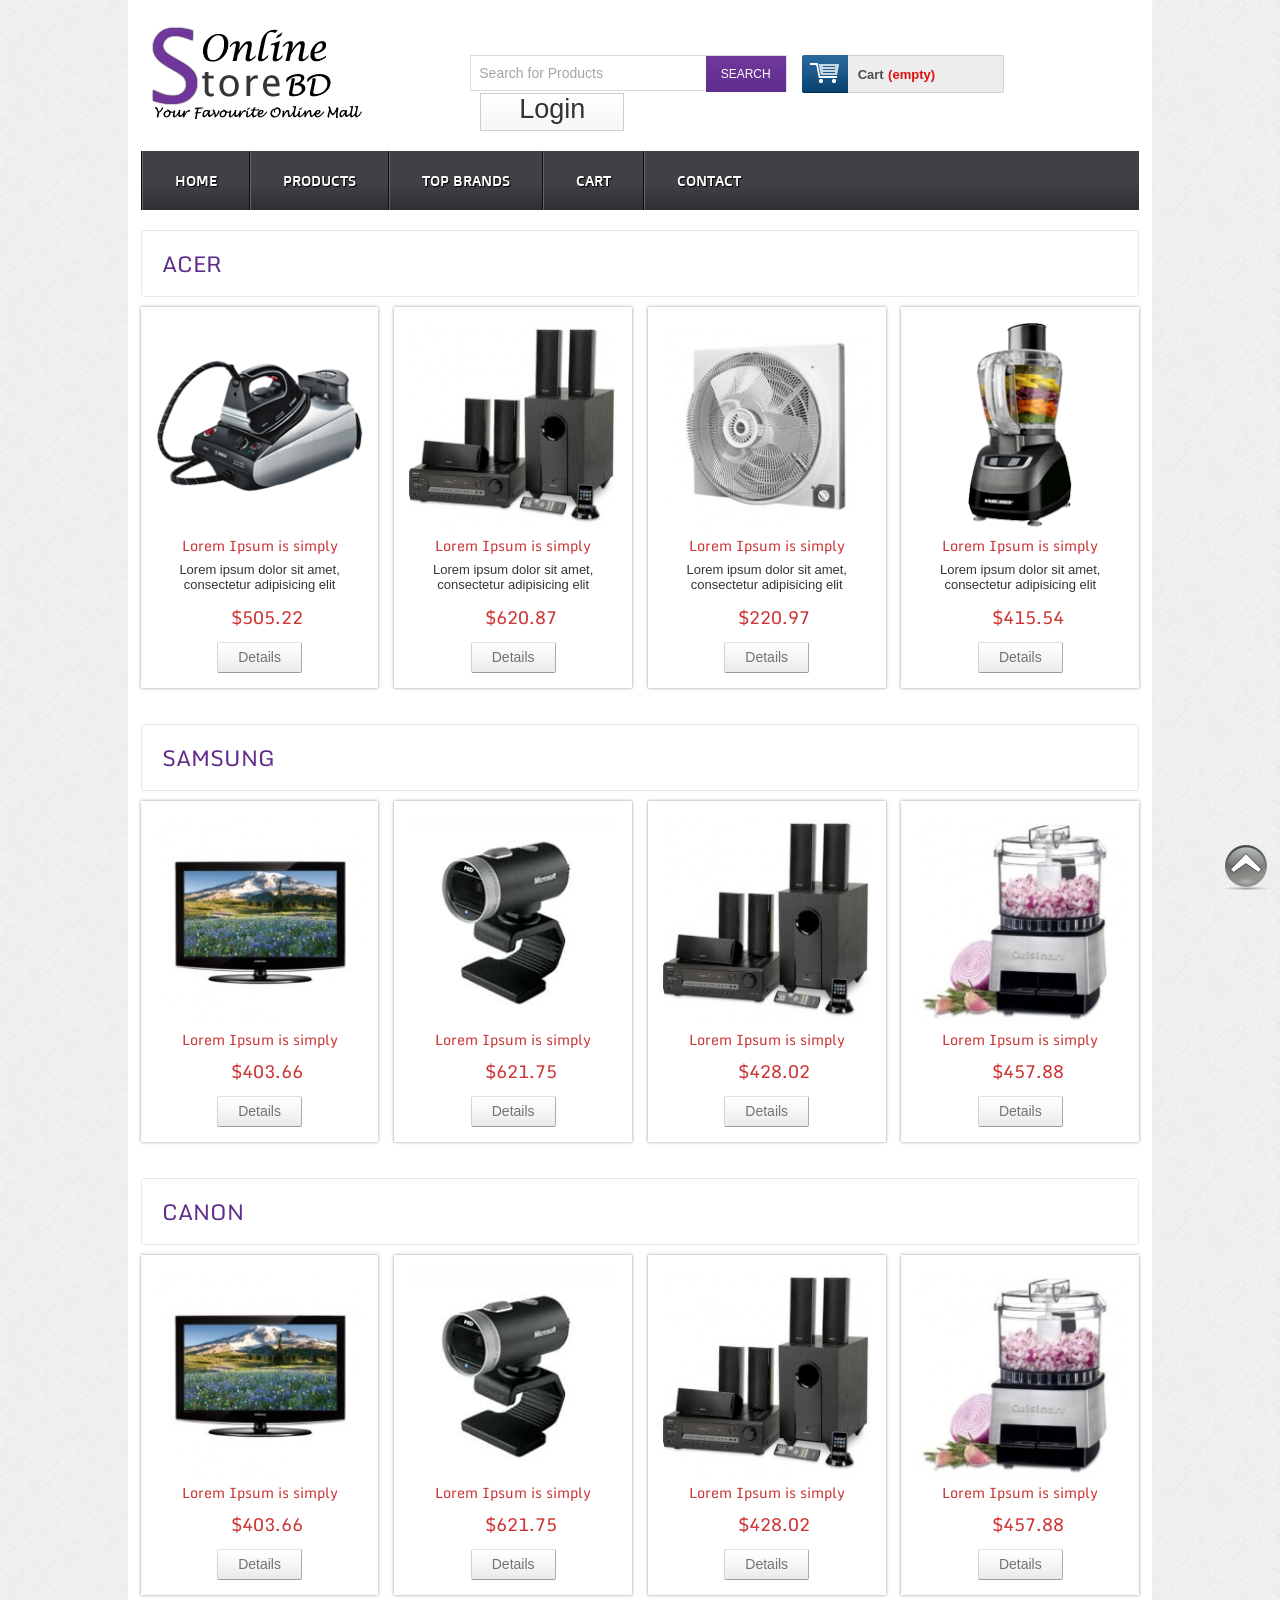
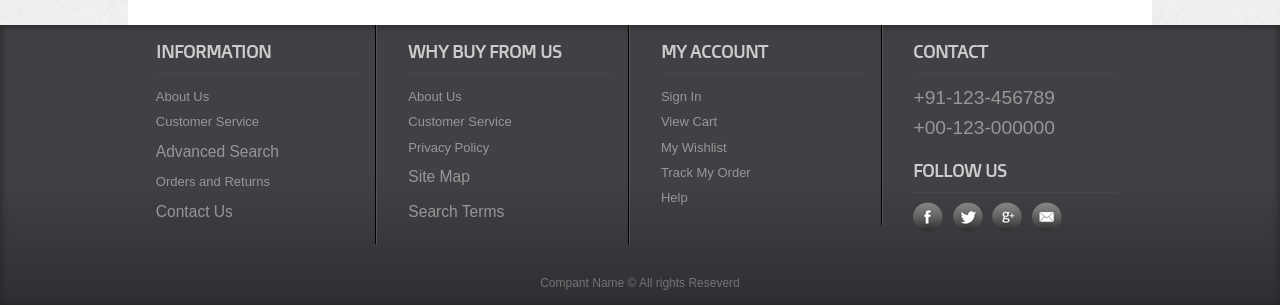
<file: topbrands.html>
<!DOCTYPE HTML>
<head>
<title>Free Smart Store Website Template</title>
<meta http-equiv="Content-Type" content="text/html; charset=utf-8" />
<meta name="viewport" content="width=device-width, initial-scale=1, maximum-scale=1">
<link href="css/style.css" rel="stylesheet" type="text/css" media="all"/>
<link href="css/menu.css" rel="stylesheet" type="text/css" media="all"/>
<script src="js/jquerymain.js"></script>
<script src="js/script.js" type="text/javascript"></script>
<script type="text/javascript" src="js/jquery-1.7.2.min.js"></script> 
<script type="text/javascript" src="js/nav.js"></script>
<script type="text/javascript" src="js/move-top.js"></script>
<script type="text/javascript" src="js/easing.js"></script> 
<script type="text/javascript" src="js/nav-hover.js"></script>
<link href='http://fonts.googleapis.com/css?family=Monda' rel='stylesheet' type='text/css'>
<link href='http://fonts.googleapis.com/css?family=Doppio+One' rel='stylesheet' type='text/css'>
<script type="text/javascript">
  $(document).ready(function($){
    $('#dc_mega-menu-orange').dcMegaMenu({rowItems:'4',speed:'fast',effect:'fade'});
  });
</script>
</head>
<body>
  <div class="wrap">
		<div class="header_top">
			<div class="logo">
				<a href="index.html"><img src="images/logo.png" alt="" /></a>
			</div>
			  <div class="header_top_right">
			    <div class="search_box">
				    <form>
				    	<input type="text" value="Search for Products" onfocus="this.value = '';" onblur="if (this.value == '') {this.value = 'Search for Products';}"><input type="submit" value="SEARCH">
				    </form>
			    </div>
			    <div class="shopping_cart">
					<div class="cart">
						<a href="#" title="View my shopping cart" rel="nofollow">
								<span class="cart_title">Cart</span>
									<span class="no_product">(empty)</span>
							</a>
						</div>
			      </div>
		   <div class="login"><a href="login.html">Login</a></div>
		 <div class="clear"></div>
	 </div>
	 <div class="clear"></div>
 </div>
<div class="menu">
	<ul id="dc_mega-menu-orange" class="dc_mm-orange">
	  <li><a href="index.html">Home</a></li>
	  <li><a href="products.html">Products</a> </li>
	  <li><a href="topbrands.html">Top Brands</a></li>
	  <li><a href="cart.html">Cart</a></li>
	  <li><a href="contact.html">Contact</a> </li>
	  <div class="clear"></div>
	</ul>
</div>

 <div class="main">
    <div class="content">
    	<div class="content_top">
    		<div class="heading">
    		<h3>Acer</h3>
    		</div>
    		<div class="clear"></div>
    	</div>
	      <div class="section group">
				<div class="grid_1_of_4 images_1_of_4">
					 <a href="preview-3.html"><img src="images/feature-pic1.png" alt="" /></a>
					 <h2>Lorem Ipsum is simply </h2>
					 <p>Lorem ipsum dolor sit amet, consectetur adipisicing elit</p>
					 <p><span class="price">$505.22</span></p>
				     <div class="button"><span><a href="preview.html" class="details">Details</a></span></div>
				</div>
				<div class="grid_1_of_4 images_1_of_4">
					<a href="preview-2.html"><img src="images/feature-pic2.jpg" alt="" /></a>
					 <h2>Lorem Ipsum is simply </h2>
					 <p>Lorem ipsum dolor sit amet, consectetur adipisicing elit</p>
					 <p><span class="price">$620.87</span></p> 
				     <div class="button"><span><a href="preview.html" class="details">Details</a></span></div>
				</div>
				<div class="grid_1_of_4 images_1_of_4">
					<a href="preview-4.html"><img src="images/feature-pic3.jpg" alt="" /></a>
					 <h2>Lorem Ipsum is simply </h2>
					 <p>Lorem ipsum dolor sit amet, consectetur adipisicing elit</p>
					 <p><span class="price">$220.97</span></p>
				     <div class="button"><span><a href="preview.html" class="details">Details</a></span></div>
				</div>
				<div class="grid_1_of_4 images_1_of_4">
					<img src="images/feature-pic4.png" alt="" />
					 <h2>Lorem Ipsum is simply </h2>
					 <p>Lorem ipsum dolor sit amet, consectetur adipisicing elit</p>
					 <p><span class="price">$415.54</span></p> 
				     <div class="button"><span><a href="preview.html" class="details">Details</a></span></div>
				</div>
			</div>
		<div class="content_bottom">
    		<div class="heading">
    		<h3>Samsung</h3>
    		</div>
    		<div class="clear"></div>
    	</div>
			<div class="section group">
				<div class="grid_1_of_4 images_1_of_4">
					 <a href="preview-3.html"><img src="images/new-pic1.jpg" alt="" /></a>
					 <h2>Lorem Ipsum is simply </h2>
					 <p><span class="price">$403.66</span></p>
				    
				     <div class="button"><span><a href="preview.html" class="details">Details</a></span></div>
				</div>
				<div class="grid_1_of_4 images_1_of_4">
					<a href="preview-4.html"><img src="images/new-pic2.jpg" alt="" /></a>
					 <h2>Lorem Ipsum is simply </h2>
					 <p><span class="price">$621.75</span></p>
				     <div class="button"><span><a href="preview.html" class="details">Details</a></span></div>
				</div>
				<div class="grid_1_of_4 images_1_of_4">
					<a href="preview-2.html"><img src="images/feature-pic2.jpg" alt="" /></a>
					 <h2>Lorem Ipsum is simply </h2>
					 <p><span class="price">$428.02</span></p>
				     <div class="button"><span><a href="preview.html" class="details">Details</a></span></div>
				</div>
				<div class="grid_1_of_4 images_1_of_4">
				 <img src="images/new-pic3.jpg" alt="" />
					 <h2>Lorem Ipsum is simply </h2>					 
					 <p><span class="price">$457.88</span></p>   
				     <div class="button"><span><a href="preview.html" class="details">Details</a></span></div>
				</div>
			</div>
	<div class="content_bottom">
    		<div class="heading">
    		<h3>Canon</h3>
    		</div>
    		<div class="clear"></div>
    	</div>
			<div class="section group">
				<div class="grid_1_of_4 images_1_of_4">
					 <a href="preview-3.html"><img src="images/new-pic1.jpg" alt="" /></a>
					 <h2>Lorem Ipsum is simply </h2>
					 <p><span class="price">$403.66</span></p>
				    
				     <div class="button"><span><a href="preview.html" class="details">Details</a></span></div>
				</div>
				<div class="grid_1_of_4 images_1_of_4">
					<a href="preview-4.html"><img src="images/new-pic2.jpg" alt="" /></a>
					 <h2>Lorem Ipsum is simply </h2>
					 <p><span class="price">$621.75</span></p>
				     <div class="button"><span><a href="preview.html" class="details">Details</a></span></div>
				</div>
				<div class="grid_1_of_4 images_1_of_4">
					<a href="preview-2.html"><img src="images/feature-pic2.jpg" alt="" /></a>
					 <h2>Lorem Ipsum is simply </h2>
					 <p><span class="price">$428.02</span></p>
				     <div class="button"><span><a href="preview.html" class="details">Details</a></span></div>
				</div>
				<div class="grid_1_of_4 images_1_of_4">
				 <img src="images/new-pic3.jpg" alt="" />
					 <h2>Lorem Ipsum is simply </h2>					 
					 <p><span class="price">$457.88</span></p>   
				     <div class="button"><span><a href="preview.html" class="details">Details</a></span></div>
				</div>
			</div>
    </div>
 </div>
</div>
   <div class="footer">
   	  <div class="wrapper">	
	     <div class="section group">
				<div class="col_1_of_4 span_1_of_4">
						<h4>Information</h4>
						<ul>
						<li><a href="#">About Us</a></li>
						<li><a href="#">Customer Service</a></li>
						<li><a href="#"><span>Advanced Search</span></a></li>
						<li><a href="#">Orders and Returns</a></li>
						<li><a href="#"><span>Contact Us</span></a></li>
						</ul>
					</div>
				<div class="col_1_of_4 span_1_of_4">
					<h4>Why buy from us</h4>
						<ul>
						<li><a href="about.html">About Us</a></li>
						<li><a href="faq.html">Customer Service</a></li>
						<li><a href="#">Privacy Policy</a></li>
						<li><a href="contact.html"><span>Site Map</span></a></li>
						<li><a href="preview-2.html"><span>Search Terms</span></a></li>
						</ul>
				</div>
				<div class="col_1_of_4 span_1_of_4">
					<h4>My account</h4>
						<ul>
							<li><a href="contact.html">Sign In</a></li>
							<li><a href="index.html">View Cart</a></li>
							<li><a href="#">My Wishlist</a></li>
							<li><a href="#">Track My Order</a></li>
							<li><a href="faq.html">Help</a></li>
						</ul>
				</div>
				<div class="col_1_of_4 span_1_of_4">
					<h4>Contact</h4>
						<ul>
							<li><span>+91-123-456789</span></li>
							<li><span>+00-123-000000</span></li>
						</ul>
						<div class="social-icons">
							<h4>Follow Us</h4>
					   		  <ul>
							      <li class="facebook"><a href="#" target="_blank"> </a></li>
							      <li class="twitter"><a href="#" target="_blank"> </a></li>
							      <li class="googleplus"><a href="#" target="_blank"> </a></li>
							      <li class="contact"><a href="#" target="_blank"> </a></li>
							      <div class="clear"></div>
						     </ul>
   	 					</div>
				</div>
			</div>
			<div class="copy_right">
				<p>Compant Name © All rights Reseverd </p>
		   </div>
     </div>
    </div>
    <script type="text/javascript">
		$(document).ready(function() {
			/*
			var defaults = {
	  			containerID: 'toTop', // fading element id
				containerHoverID: 'toTopHover', // fading element hover id
				scrollSpeed: 1200,
				easingType: 'linear' 
	 		};
			*/
			
			$().UItoTop({ easingType: 'easeOutQuart' });
			
		});
	</script>
    <a href="#" id="toTop" style="display: block;"><span id="toTopHover" style="opacity: 1;"></span></a>
</body>
</html>
</file>
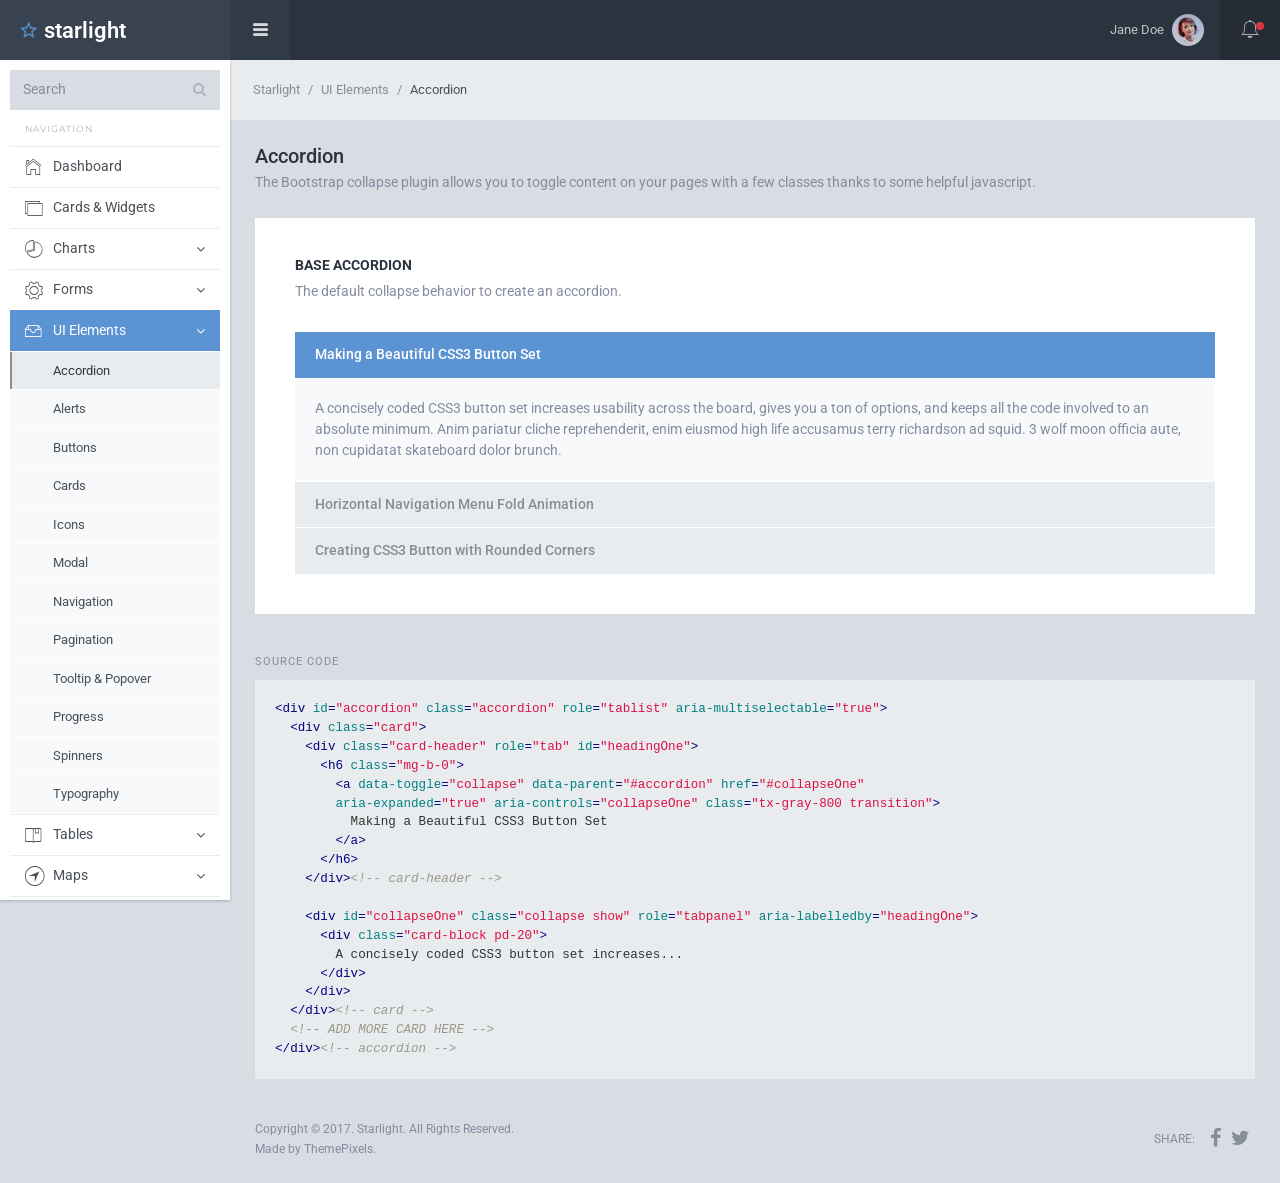
<file: admin/template/app/accordion.html>
<!DOCTYPE html>
<html lang="en">
  <head>
    <!-- Required meta tags -->
    <meta charset="utf-8">
    <meta name="viewport" content="width=device-width, initial-scale=1, shrink-to-fit=no">

    <!-- Twitter -->
    <meta name="twitter:site" content="@themepixels">
    <meta name="twitter:creator" content="@themepixels">
    <meta name="twitter:card" content="summary_large_image">
    <meta name="twitter:title" content="Starlight">
    <meta name="twitter:description" content="Premium Quality and Responsive UI for Dashboard.">
    <meta name="twitter:image" content="http://themepixels.me/starlight/img/starlight-social.png">

    <!-- Facebook -->
    <meta property="og:url" content="http://themepixels.me/starlight">
    <meta property="og:title" content="Starlight">
    <meta property="og:description" content="Premium Quality and Responsive UI for Dashboard.">

    <meta property="og:image" content="http://themepixels.me/starlight/img/starlight-social.png">
    <meta property="og:image:secure_url" content="http://themepixels.me/starlight/img/starlight-social.png">
    <meta property="og:image:type" content="image/png">
    <meta property="og:image:width" content="1200">
    <meta property="og:image:height" content="600">

    <!-- Meta -->
    <meta name="description" content="Premium Quality and Responsive UI for Dashboard.">
    <meta name="author" content="ThemePixels">

    <title>Starlight Responsive Bootstrap 4 Admin Template</title>

    <!-- vendor css -->
    <link href="../lib/font-awesome/css/font-awesome.css" rel="stylesheet">
    <link href="../lib/Ionicons/css/ionicons.css" rel="stylesheet">
    <link href="../lib/perfect-scrollbar/css/perfect-scrollbar.css" rel="stylesheet">
    <link href="../lib/highlightjs/github.css" rel="stylesheet">


    <!-- Starlight CSS -->
    <link rel="stylesheet" href="../css/starlight.css">
  </head>

  <body>

    <!-- ########## START: LEFT PANEL ########## -->
    <div class="sl-logo"><a href=""><i class="icon ion-android-star-outline"></i> starlight</a></div>
    <div class="sl-sideleft">
      <div class="input-group input-group-search">
        <input type="search" name="search" class="form-control" placeholder="Search">
        <span class="input-group-btn">
          <button class="btn"><i class="fa fa-search"></i></button>
        </span><!-- input-group-btn -->
      </div><!-- input-group -->

      <label class="sidebar-label">Navigation</label>
      <div class="sl-sideleft-menu">
        <a href="index.html" class="sl-menu-link">
          <div class="sl-menu-item">
            <i class="menu-item-icon icon ion-ios-home-outline tx-22"></i>
            <span class="menu-item-label">Dashboard</span>
          </div><!-- menu-item -->
        </a><!-- sl-menu-link -->
        <a href="widgets.html" class="sl-menu-link">
          <div class="sl-menu-item">
            <i class="menu-item-icon icon ion-ios-photos-outline tx-20"></i>
            <span class="menu-item-label">Cards &amp; Widgets</span>
          </div><!-- menu-item -->
        </a><!-- sl-menu-link -->
        <a href="#" class="sl-menu-link">
          <div class="sl-menu-item">
            <i class="menu-item-icon ion-ios-pie-outline tx-20"></i>
            <span class="menu-item-label">Charts</span>
            <i class="menu-item-arrow fa fa-angle-down"></i>
          </div><!-- menu-item -->
        </a><!-- sl-menu-link -->
        <ul class="sl-menu-sub nav flex-column">
          <li class="nav-item"><a href="chart-morris.html" class="nav-link">Morris Charts</a></li>
          <li class="nav-item"><a href="chart-flot.html" class="nav-link">Flot Charts</a></li>
          <li class="nav-item"><a href="chart-chartjs.html" class="nav-link">Chart JS</a></li>
          <li class="nav-item"><a href="chart-rickshaw.html" class="nav-link">Rickshaw</a></li>
          <li class="nav-item"><a href="chart-sparkline.html" class="nav-link">Sparkline</a></li>
        </ul>
        <a href="#" class="sl-menu-link">
          <div class="sl-menu-item">
            <i class="menu-item-icon icon ion-ios-gear-outline tx-24"></i>
            <span class="menu-item-label">Forms</span>
            <i class="menu-item-arrow fa fa-angle-down"></i>
          </div><!-- menu-item -->
        </a><!-- sl-menu-link -->
        <ul class="sl-menu-sub nav flex-column">
          <li class="nav-item"><a href="form-elements.html" class="nav-link">Form Elements</a></li>
          <li class="nav-item"><a href="form-layouts.html" class="nav-link">Form Layouts</a></li>
          <li class="nav-item"><a href="form-validation.html" class="nav-link">Form Validation</a></li>
          <li class="nav-item"><a href="form-wizards.html" class="nav-link">Form Wizards</a></li>
          <li class="nav-item"><a href="form-editor-text.html" class="nav-link">Text Editor</a></li>
        </ul>
        <a href="#" class="sl-menu-link active show-sub">
          <div class="sl-menu-item">
            <i class="menu-item-icon icon ion-ios-filing-outline tx-24"></i>
            <span class="menu-item-label">UI Elements</span>
            <i class="menu-item-arrow fa fa-angle-down"></i>
          </div><!-- menu-item -->
        </a><!-- sl-menu-link -->
        <ul class="sl-menu-sub nav flex-column">
          <li class="nav-item"><a href="accordion.html" class="nav-link active">Accordion</a></li>
          <li class="nav-item"><a href="alerts.html" class="nav-link">Alerts</a></li>
          <li class="nav-item"><a href="buttons.html" class="nav-link">Buttons</a></li>
          <li class="nav-item"><a href="cards.html" class="nav-link">Cards</a></li>
          <li class="nav-item"><a href="icons.html" class="nav-link">Icons</a></li>
          <li class="nav-item"><a href="modal.html" class="nav-link">Modal</a></li>
          <li class="nav-item"><a href="navigation.html" class="nav-link">Navigation</a></li>
          <li class="nav-item"><a href="pagination.html" class="nav-link">Pagination</a></li>
          <li class="nav-item"><a href="popups.html" class="nav-link">Tooltip &amp; Popover</a></li>
          <li class="nav-item"><a href="progress.html" class="nav-link">Progress</a></li>
          <li class="nav-item"><a href="spinners.html" class="nav-link">Spinners</a></li>
          <li class="nav-item"><a href="typography.html" class="nav-link">Typography</a></li>
        </ul>
        <a href="#" class="sl-menu-link">
          <div class="sl-menu-item">
            <i class="menu-item-icon icon ion-ios-bookmarks-outline tx-20"></i>
            <span class="menu-item-label">Tables</span>
            <i class="menu-item-arrow fa fa-angle-down"></i>
          </div><!-- menu-item -->
        </a><!-- sl-menu-link -->
        <ul class="sl-menu-sub nav flex-column">
          <li class="nav-item"><a href="table-basic.html" class="nav-link">Basic Table</a></li>
          <li class="nav-item"><a href="table-datatable.html" class="nav-link">Data Table</a></li>
        </ul>
        <a href="#" class="sl-menu-link">
          <div class="sl-menu-item">
            <i class="menu-item-icon icon ion-ios-navigate-outline tx-24"></i>
            <span class="menu-item-label">Maps</span>
            <i class="menu-item-arrow fa fa-angle-down"></i>
          </div><!-- menu-item -->
        </a><!-- sl-menu-link -->
        <ul class="sl-menu-sub nav flex-column">
          <li class="nav-item"><a href="map-google.html" class="nav-link">Google Maps</a></li>
          <li class="nav-item"><a href="map-vector.html" class="nav-link">Vector Maps</a></li>
        </ul>
        <a href="mailbox.html" class="sl-menu-link">
          <div class="sl-menu-item">
            <i class="menu-item-icon icon ion-ios-email-outline tx-24"></i>
            <span class="menu-item-label">Mailbox</span>
          </div><!-- menu-item -->
        </a><!-- sl-menu-link -->
        <a href="#" class="sl-menu-link">
          <div class="sl-menu-item">
            <i class="menu-item-icon icon ion-ios-paper-outline tx-22"></i>
            <span class="menu-item-label">Pages</span>
            <i class="menu-item-arrow fa fa-angle-down"></i>
          </div><!-- menu-item -->
        </a><!-- sl-menu-link -->
        <ul class="sl-menu-sub nav flex-column">
          <li class="nav-item"><a href="blank.html" class="nav-link">Blank Page</a></li>
          <li class="nav-item"><a href="page-signin.html" class="nav-link">Signin Page</a></li>
          <li class="nav-item"><a href="page-signup.html" class="nav-link">Signup Page</a></li>
          <li class="nav-item"><a href="page-notfound.html" class="nav-link">404 Page Not Found</a></li>
        </ul>
      </div><!-- sl-sideleft-menu -->

      <br>
    </div><!-- sl-sideleft -->
    <!-- ########## END: LEFT PANEL ########## -->

    <!-- ########## START: HEAD PANEL ########## -->
    <div class="sl-header">
      <div class="sl-header-left">
        <div class="navicon-left hidden-md-down"><a id="btnLeftMenu" href=""><i class="icon ion-navicon-round"></i></a></div>
        <div class="navicon-left hidden-lg-up"><a id="btnLeftMenuMobile" href=""><i class="icon ion-navicon-round"></i></a></div>
      </div><!-- sl-header-left -->
      <div class="sl-header-right">
        <nav class="nav">
          <div class="dropdown">
            <a href="" class="nav-link nav-link-profile" data-toggle="dropdown">
              <span class="logged-name">Jane<span class="hidden-md-down"> Doe</span></span>
              <img src="../img/img3.jpg" class="wd-32 rounded-circle" alt="">
            </a>
            <div class="dropdown-menu dropdown-menu-header wd-200">
              <ul class="list-unstyled user-profile-nav">
                <li><a href=""><i class="icon ion-ios-person-outline"></i> Edit Profile</a></li>
                <li><a href=""><i class="icon ion-ios-gear-outline"></i> Settings</a></li>
                <li><a href=""><i class="icon ion-ios-download-outline"></i> Downloads</a></li>
                <li><a href=""><i class="icon ion-ios-star-outline"></i> Favorites</a></li>
                <li><a href=""><i class="icon ion-ios-folder-outline"></i> Collections</a></li>
                <li><a href=""><i class="icon ion-power"></i> Sign Out</a></li>
              </ul>
            </div><!-- dropdown-menu -->
          </div><!-- dropdown -->
        </nav>
        <div class="navicon-right">
          <a id="btnRightMenu" href="" class="pos-relative">
            <i class="icon ion-ios-bell-outline"></i>
            <!-- start: if statement -->
            <span class="square-8 bg-danger"></span>
            <!-- end: if statement -->
          </a>
        </div><!-- navicon-right -->
      </div><!-- sl-header-right -->
    </div><!-- sl-header -->
    <!-- ########## END: HEAD PANEL ########## -->

    <!-- ########## START: RIGHT PANEL ########## -->
    <div class="sl-sideright">
      <ul class="nav nav-tabs nav-fill sidebar-tabs" role="tablist">
        <li class="nav-item">
          <a class="nav-link active" data-toggle="tab" role="tab" href="#messages">Messages (2)</a>
        </li>
        <li class="nav-item">
          <a class="nav-link" data-toggle="tab" role="tab" href="#notifications">Notifications (8)</a>
        </li>
      </ul><!-- sidebar-tabs -->

      <!-- Tab panes -->
      <div class="tab-content">
        <div class="tab-pane pos-absolute a-0 mg-t-60 active" id="messages" role="tabpanel">
          <div class="media-list">
            <!-- loop starts here -->
            <a href="" class="media-list-link">
              <div class="media">
                <img src="../img/img3.jpg" class="wd-40 rounded-circle" alt="">
                <div class="media-body">
                  <p class="mg-b-0 tx-medium tx-gray-800 tx-13">Donna Seay</p>
                  <span class="d-block tx-11 tx-gray-500">2 minutes ago</span>
                  <p class="tx-13 mg-t-10 mg-b-0">A wonderful serenity has taken possession of my entire soul, like these sweet mornings of spring.</p>
                </div>
              </div><!-- media -->
            </a>
            <!-- loop ends here -->
            <a href="" class="media-list-link">
              <div class="media">
                <img src="../img/img4.jpg" class="wd-40 rounded-circle" alt="">
                <div class="media-body">
                  <p class="mg-b-0 tx-medium tx-gray-800 tx-13">Samantha Francis</p>
                  <span class="d-block tx-11 tx-gray-500">3 hours ago</span>
                  <p class="tx-13 mg-t-10 mg-b-0">My entire soul, like these sweet mornings of spring.</p>
                </div>
              </div><!-- media -->
            </a>
            <a href="" class="media-list-link">
              <div class="media">
                <img src="../img/img7.jpg" class="wd-40 rounded-circle" alt="">
                <div class="media-body">
                  <p class="mg-b-0 tx-medium tx-gray-800 tx-13">Robert Walker</p>
                  <span class="d-block tx-11 tx-gray-500">5 hours ago</span>
                  <p class="tx-13 mg-t-10 mg-b-0">I should be incapable of drawing a single stroke at the present moment...</p>
                </div>
              </div><!-- media -->
            </a>
            <a href="" class="media-list-link">
              <div class="media">
                <img src="../img/img5.jpg" class="wd-40 rounded-circle" alt="">
                <div class="media-body">
                  <p class="mg-b-0 tx-medium tx-gray-800 tx-13">Larry Smith</p>
                  <span class="d-block tx-11 tx-gray-500">Yesterday, 8:34pm</span>

                  <p class="tx-13 mg-t-10 mg-b-0">When, while the lovely valley teems with vapour around me, and the meridian sun strikes...</p>
                </div>
              </div><!-- media -->
            </a>
            <a href="" class="media-list-link">
              <div class="media">
                <img src="../img/img3.jpg" class="wd-40 rounded-circle" alt="">
                <div class="media-body">
                  <p class="mg-b-0 tx-medium tx-gray-800 tx-13">Donna Seay</p>
                  <span class="d-block tx-11 tx-gray-500">Jan 23, 2:32am</span>
                  <p class="tx-13 mg-t-10 mg-b-0">A wonderful serenity has taken possession of my entire soul, like these sweet mornings of spring.</p>
                </div>
              </div><!-- media -->
            </a>
          </div><!-- media-list -->
          <div class="pd-15">
            <a href="" class="btn btn-secondary btn-block bd-0 rounded-0 tx-10 tx-uppercase tx-mont tx-medium tx-spacing-2">View More Messages</a>
          </div>
        </div><!-- #messages -->

        <div class="tab-pane pos-absolute a-0 mg-t-60 overflow-y-auto" id="notifications" role="tabpanel">
          <div class="media-list">
            <!-- loop starts here -->
            <a href="" class="media-list-link read">
              <div class="media pd-x-20 pd-y-15">
                <img src="../img/img8.jpg" class="wd-40 rounded-circle" alt="">
                <div class="media-body">
                  <p class="tx-13 mg-b-0 tx-gray-700"><strong class="tx-medium tx-gray-800">Suzzeth Bungaos</strong> tagged you and 18 others in a post.</p>
                  <span class="tx-12">October 03, 2017 8:45am</span>
                </div>
              </div><!-- media -->
            </a>
            <!-- loop ends here -->
            <a href="" class="media-list-link read">
              <div class="media pd-x-20 pd-y-15">
                <img src="../img/img9.jpg" class="wd-40 rounded-circle" alt="">
                <div class="media-body">
                  <p class="tx-13 mg-b-0 tx-gray-700"><strong class="tx-medium tx-gray-800">Mellisa Brown</strong> appreciated your work <strong class="tx-medium tx-gray-800">The Social Network</strong></p>
                  <span class="tx-12">October 02, 2017 12:44am</span>
                </div>
              </div><!-- media -->
            </a>
            <a href="" class="media-list-link read">
              <div class="media pd-x-20 pd-y-15">
                <img src="../img/img10.jpg" class="wd-40 rounded-circle" alt="">
                <div class="media-body">
                  <p class="tx-13 mg-b-0 tx-gray-700">20+ new items added are for sale in your <strong class="tx-medium tx-gray-800">Sale Group</strong></p>
                  <span class="tx-12">October 01, 2017 10:20pm</span>
                </div>
              </div><!-- media -->
            </a>
            <a href="" class="media-list-link read">
              <div class="media pd-x-20 pd-y-15">
                <img src="../img/img5.jpg" class="wd-40 rounded-circle" alt="">
                <div class="media-body">
                  <p class="tx-13 mg-b-0 tx-gray-700"><strong class="tx-medium tx-gray-800">Julius Erving</strong> wants to connect with you on your conversation with <strong class="tx-medium tx-gray-800">Ronnie Mara</strong></p>
                  <span class="tx-12">October 01, 2017 6:08pm</span>
                </div>
              </div><!-- media -->
            </a>
            <a href="" class="media-list-link read">
              <div class="media pd-x-20 pd-y-15">
                <img src="../img/img8.jpg" class="wd-40 rounded-circle" alt="">
                <div class="media-body">
                  <p class="tx-13 mg-b-0 tx-gray-700"><strong class="tx-medium tx-gray-800">Suzzeth Bungaos</strong> tagged you and 12 others in a post.</p>
                  <span class="tx-12">September 27, 2017 6:45am</span>
                </div>
              </div><!-- media -->
            </a>
            <a href="" class="media-list-link read">
              <div class="media pd-x-20 pd-y-15">
                <img src="../img/img10.jpg" class="wd-40 rounded-circle" alt="">
                <div class="media-body">
                  <p class="tx-13 mg-b-0 tx-gray-700">10+ new items added are for sale in your <strong class="tx-medium tx-gray-800">Sale Group</strong></p>
                  <span class="tx-12">September 28, 2017 11:30pm</span>
                </div>
              </div><!-- media -->
            </a>
            <a href="" class="media-list-link read">
              <div class="media pd-x-20 pd-y-15">
                <img src="../img/img9.jpg" class="wd-40 rounded-circle" alt="">
                <div class="media-body">
                  <p class="tx-13 mg-b-0 tx-gray-700"><strong class="tx-medium tx-gray-800">Mellisa Brown</strong> appreciated your work <strong class="tx-medium tx-gray-800">The Great Pyramid</strong></p>
                  <span class="tx-12">September 26, 2017 11:01am</span>
                </div>
              </div><!-- media -->
            </a>
            <a href="" class="media-list-link read">
              <div class="media pd-x-20 pd-y-15">
                <img src="../img/img5.jpg" class="wd-40 rounded-circle" alt="">
                <div class="media-body">
                  <p class="tx-13 mg-b-0 tx-gray-700"><strong class="tx-medium tx-gray-800">Julius Erving</strong> wants to connect with you on your conversation with <strong class="tx-medium tx-gray-800">Ronnie Mara</strong></p>
                  <span class="tx-12">September 23, 2017 9:19pm</span>
                </div>
              </div><!-- media -->
            </a>
          </div><!-- media-list -->
        </div><!-- #notifications -->

      </div><!-- tab-content -->
    </div><!-- sl-sideright -->
    <!-- ########## END: RIGHT PANEL ########## --->

    <!-- ########## START: MAIN PANEL ########## -->
    <div class="sl-mainpanel">
      <nav class="breadcrumb sl-breadcrumb">
        <a class="breadcrumb-item" href="index.html">Starlight</a>
        <a class="breadcrumb-item" href="index.html">UI Elements</a>
        <span class="breadcrumb-item active">Accordion</span>
      </nav>

      <div class="sl-pagebody">
        <div class="sl-page-title">
          <h5>Accordion</h5>
          <p>The Bootstrap collapse plugin allows you to toggle content on your pages with a few classes thanks to some helpful javascript.</p>
        </div><!-- sl-page-title -->

        <div class="card pd-20 pd-sm-40">
          <h6 class="card-body-title">Base Accordion</h6>
          <p class="mg-b-20 mg-sm-b-30">The default collapse behavior to create an accordion.</p>

          <div id="accordion" class="accordion" role="tablist" aria-multiselectable="true">
            <div class="card">
              <div class="card-header" role="tab" id="headingOne">
                <h6 class="mg-b-0">
                  <a data-toggle="collapse" data-parent="#accordion" href="#collapseOne" aria-expanded="true" aria-controls="collapseOne" class="tx-gray-800 transition">
                    Making a Beautiful CSS3 Button Set
                  </a>
                </h6>
              </div><!-- card-header -->

              <div id="collapseOne" class="collapse show" role="tabpanel" aria-labelledby="headingOne">
                <div class="card-body">
                  A concisely coded CSS3 button set increases usability across the board, gives you a ton of options, and keeps all the code involved to an absolute minimum. Anim pariatur cliche reprehenderit, enim eiusmod high life accusamus terry richardson ad squid. 3 wolf moon officia aute, non cupidatat skateboard dolor brunch.
                </div>
              </div>
            </div>
            <div class="card">
              <div class="card-header" role="tab" id="headingTwo">
                <h6 class="mg-b-0">
                  <a class="collapsed transition" data-toggle="collapse" data-parent="#accordion" href="#collapseTwo" aria-expanded="false" aria-controls="collapseTwo">
                    Horizontal Navigation Menu Fold Animation
                  </a>
                </h6>
              </div>
              <div id="collapseTwo" class="collapse" role="tabpanel" aria-labelledby="headingTwo">
                <div class="card-body">
                  Anim pariatur cliche reprehenderit, enim eiusmod high life accusamus terry richardson ad squid. 3 wolf moon officia aute, non cupidatat skateboard dolor brunch. Food truck quinoa nesciunt laborum eiusmod. Brunch 3 wolf moon tempor, sunt aliqua put a bird on it squid single-origin coffee nulla assumenda shoreditch et. Nihil anim keffiyeh helvetica, craft beer labore.
                </div>
              </div>
            </div>
            <div class="card">
              <div class="card-header" role="tab" id="headingThree">
                <h6 class="mg-b-0">
                  <a class="collapsed transition" data-toggle="collapse" data-parent="#accordion" href="#collapseThree" aria-expanded="false" aria-controls="collapseThree">
                    Creating CSS3 Button with Rounded Corners
                  </a>
                </h6>
              </div>
              <div id="collapseThree" class="collapse" role="tabpanel" aria-labelledby="headingThree">
                <div class="card-body">
                  Anim pariatur cliche reprehenderit, enim eiusmod high life accusamus terry richardson ad squid. 3 wolf moon officia aute, non cupidatat skateboard dolor brunch. Food truck quinoa nesciunt laborum eiusmod. Brunch 3 wolf moon tempor, sunt aliqua put a bird on it squid single-origin coffee nulla assumenda shoreditch et. Nihil anim keffiyeh helvetica, craft beer labore.
                </div>
              </div><!-- collapse -->
            </div><!-- card -->
          </div><!-- accordion -->
        </div><!-- card -->

        <p class="tx-11 tx-uppercase tx-spacing-2 mg-t-40 mg-b-10 tx-gray-600">Source Code</p>
        <pre><code class="html pd-20">&lt;div id=&quot;accordion&quot; class=&quot;accordion&quot; role=&quot;tablist&quot; aria-multiselectable=&quot;true&quot;&gt;
  &lt;div class=&quot;card&quot;&gt;
    &lt;div class=&quot;card-header&quot; role=&quot;tab&quot; id=&quot;headingOne&quot;&gt;
      &lt;h6 class=&quot;mg-b-0&quot;&gt;
        &lt;a data-toggle=&quot;collapse&quot; data-parent=&quot;#accordion&quot; href=&quot;#collapseOne&quot;
        aria-expanded=&quot;true&quot; aria-controls=&quot;collapseOne&quot; class=&quot;tx-gray-800 transition&quot;&gt;
          Making a Beautiful CSS3 Button Set
        &lt;/a&gt;
      &lt;/h6&gt;
    &lt;/div&gt;&lt;!-- card-header --&gt;

    &lt;div id=&quot;collapseOne&quot; class=&quot;collapse show&quot; role=&quot;tabpanel&quot; aria-labelledby=&quot;headingOne&quot;&gt;
      &lt;div class=&quot;card-block pd-20&quot;&gt;
        A concisely coded CSS3 button set increases...
      &lt;/div&gt;
    &lt;/div&gt;
  &lt;/div&gt;&lt;!-- card --&gt;
  &lt;!-- ADD MORE CARD HERE --&gt;
&lt;/div&gt;&lt;!-- accordion --&gt;</code></pre>

      </div><!-- sl-pagebody -->
      <footer class="sl-footer">
        <div class="footer-left">
          <div class="mg-b-2">Copyright &copy; 2017. Starlight. All Rights Reserved.</div>
          <div>Made by ThemePixels.</div>
        </div>
        <div class="footer-right d-flex align-items-center">
          <span class="tx-uppercase mg-r-10">Share:</span>
          <a target="_blank" class="pd-x-5" href="https://www.facebook.com/sharer/sharer.php?u=http%3A//themepixels.me/starlight"><i class="fa fa-facebook tx-20"></i></a>
          <a target="_blank" class="pd-x-5" href="https://twitter.com/home?status=Starlight,%20your%20best%20choice%20for%20premium%20quality%20admin%20template%20from%20Bootstrap.%20Get%20it%20now%20at%20http%3A//themepixels.me/starlight"><i class="fa fa-twitter tx-20"></i></a>
        </div>
      </footer>
    </div><!-- sl-mainpanel -->
    <!-- ########## END: MAIN PANEL ########## -->

    <script src="../lib/jquery/jquery.js"></script>
    <script src="../lib/popper.js/popper.js"></script>
    <script src="../lib/bootstrap/bootstrap.js"></script>
    <script src="../lib/perfect-scrollbar/js/perfect-scrollbar.jquery.js"></script>
    <script src="../lib/highlightjs/highlight.pack.js"></script>

    <script src="../js/starlight.js"></script>

  </body>
</html>
</file>
<file: css/style.css>
html,body,div,span,applet,object,iframe,h1,h2,h3,h4,h5,h6,p,blockquote,pre,a,abbr,acronym,address,big,cite,code,del,dfn,em,img,ins,kbd,q,s,samp,small,strike,strong,sub,sup,tt,var,b,u,i,dl,dt,dd,ol,nav ul,nav li,fieldset,form,label,legend,table,caption,tbody,tfoot,thead,tr,th,td,article,aside,canvas,details,embed,figure,figcaption,footer,header,hgroup,menu,nav,output,ruby,section,summary,time,mark,audio,video{margin:0;padding:0;border:0;font-size:100%;font:inherit;vertical-align:baseline;}
article, aside, details, figcaption, figure,footer, header, hgroup, menu, nav, section {display: block;}
ol,ul{list-style:none;margin:0;padding:0;}
blockquote,q{quotes:none;}
blockquote:before,blockquote:after,q:before,q:after{content:'';content:none;}
table{border-collapse:collapse;border-spacing:0;}
/* start editing from here */
a{text-decoration:none;}
.txt-rt{text-align:right;}/* text align right */
.txt-lt{text-align:left;}/* text align left */
.txt-center{text-align:center;}/* text align center */
.float-rt{float:right;}/* float right */
.float-lt{float:left;}/* float left */
.clear{clear:both;}/* clear float */
.pos-relative{position:relative;}/* Position Relative */
.pos-absolute{position:absolute;}/* Position Absolute */
.vertical-base{	vertical-align:baseline;}/* vertical align baseline */
.vertical-top{	vertical-align:top;}/* vertical align top */
.underline{	padding-bottom:5px;	border-bottom: 1px solid #eee; margin:0 0 20px 0;}/* Add 5px bottom padding and a underline */
nav.vertical ul li{	display:block;}/* vertical menu */
nav.horizontal ul li{	display: inline-block;}/* horizontal menu */
img{max-width:100%;}
/*end reset*/
body{
	font-family:Arial, Helvetica, sans-serif;
	background:url(../images/body_bg3.jpg);
}
.wrap{
	width:78%;
	margin:0 auto;
	padding:0 1%;
	background:#FFF;
}
.header{
	background:#FFF;
}
.header_top{
	padding:20px 0;
}
.logo{
	float:left;
	width:33%;
}
/**** Header Top Right ****/
.header_top_right{
	float:left;
	width:67%;
	margin-top:35px;
}
.search_box{
	float:left;
	border: 1px solid #DBDBDB;
	position:relative;
	width:47%;
}
.search_box input[type="text"]{
	width:74%;
	padding:9px 8px;
	outline:none;
	border:none;
	background:none;
	font-size:14px;
	color:#a5a5a5;
	font-family:Arial;
	outline:none;
	margin:0;
}
.search_box input[type="submit"]{
	border:none;
	cursor:pointer;
	color:#FFF;
	font-size:12px;
	padding:10px 15px;
	height: 36px;
	margin:0;
	background: -webkit-gradient(linear,left top,left bottom,from(#70389C),to(#602D8D));
	background: -moz-linear-gradient(top,#70389C,#602D8D);
	background: -o-linear-gradient(top,#70389C,#602D8D);
	background: -ms-linear-gradient(top,#70389C,#602D8D);
	-webkit-transition: all .9s;
	-moz-transition: all .9s;
	-o-transition: all .9s;
	-ms-transition: all .9s;
	transition: all .9s;
	position:absolute;
	right:0;
	top:0;
}
.search_box input[type="submit"]:hover{
	background:#444;
}
.shopping_cart{
	float:left;
	width: 202px;
	position:relative;
	margin-left:15px;
	padding: 0 0 0 46px;
	background: url(../images/header_cart.png) 0 0 no-repeat;
	z-index: 99;
	-webkit-box-sizing: border-box;
	-moz-box-sizing: border-box;
	box-sizing: border-box;
	cursor:pointer;
}
.cart{
	height: 38px;
	padding: 0 0 0 10px;
	background: #EDEDED;
	border: 1px solid #CECECE;
	border-left: none;
	line-height: 36px;
	-webkit-border-radius: 0 2px 2px 0;
	border-radius: 0 2px 2px 0;
	-webkit-box-sizing: border-box;
	-moz-box-sizing: border-box;
	box-sizing: border-box;
}
.shopping_cart .cart .opencart {
	width: 7px;
	height: 5px;
	display: block;
	background: url(../images/header_arrow.png) 0 0 no-repeat;
	position: absolute;
	right: 11px;
	top: 16px;
}
.shopping_cart span.cart_title{
	font-size:13px;
	font-weight:bold;
	color: #4F4F4F;
}
.shopping_cart span.no_product{
	font-size:13px;
	font-weight:bold;
	color: #DD0F0E;
}
input[type="number"] {
  border: 1px solid #b8b8b8;
  border-radius: 3px;
  padding: 7px;
}
.buysubmit{
	background: #602d8d url("../images/large-button-overlay.png") repeat scroll 0 0;
	border: 1px solid rgba(0, 0, 0, 0.1);
	border-radius: 5px;
	color: #fff;
	font-family: Arial,"Helvetica Neue","Helvetica",Tahoma,Verdana,sans-serif;
	font-size: 0.8em;
	padding: 7px 15px;
	text-shadow: 0 -1px 1px rgba(0, 0, 0, 0.25);
	cursor:pointer;
	outline:none;
}
.wrapper-dropdown.active .dropdown{
	border-bottom: 1px solid rgba(0, 0, 0, 0.2);
	max-height: 400px;
	width: 95px;
	z-index: 1;
	background: #70389C;
}
.login {
  background: rgba(0, 0, 0, 0) url("../images/gradient_light-1.png") repeat-x scroll 0 0;
  border: 1px solid #cecece;
  box-sizing: border-box;
  color: #444;
  display: block;
  float: left;
  font-size: 27px;
  height: 38px;
  margin-left: 10px;
  text-align: center;
  width: 144px;
}
.login a {
	color:#333;
}
/*** Login ***/
.register_account h3,.login_panel h3{
	font-size: 22px;
	color: #6C6C6C;
	font-family: 'Monda', sans-serif;
	padding-bottom:.4em;
}
.register_account {
  background: #fff none repeat scroll 0 0;
  border: 1px solid #c0bebe;
  border-radius: 3px;
  float: left;
  height: 284px;
  padding: 20px;
  width: 712px;
}
.register_account form input[type="text"],.register_account form select{
	font-size:12px;
	color:#B3B1B1;
	padding:8px;
	outline:none;
	margin:5px 0;
	width:340px;
}
.register_account form select{
	width:360px;
	color:#666;
}
.register_account form input[type="text"].code{
	width:15%;
}
.register_account form input[type="text"].number{
	width:69.8%;
}
.register_account table td{
	width:100%;
}
.register_account p{
	font-size:12px;
	color:#666;
}
.search{
	float:left;
	margin-top:3px;
}

.login_panel{
	float:left;
	width: 245px;
	margin-right: 10px;
	padding:20px;
	background:#FFF;
	border:1px solid #C0BEBE;
    -moz-border-radius: 3px; -webkit-border-radius: 3px; border-radius: 3px;
}
.login_panel input[type="text"],.login_panel input[type="password"]{
	font-size:12px;
	color:#B3B1B1;
	padding:8px;
	outline:none;
	margin:6px 0;
	width:92%;
}
.login_panel form{
	margin:15px 0;
}
.login_panel p{
	font-size:12px;
	color:#888;
}
p.terms{
	float:left;
	font-size:12px;
	padding:15px 0 0 15px;
}
p.terms a,p.note a{
	text-decoration:underline;
	color:#7C2DC5;
}
p.terms a:hover,p.note a:hover{
	text-decoration:none;
}
p.note{
	font-size:15px;
	color:#666;
	padding:5px;
	line-height:1.6em;
}
.buttons button,.search button.grey{
	    padding:10px 15px;
	    font-size:15px;
	    font-weight:bold;
	    color             : #fff;
	    -webkit-box-shadow: 0 1px rgba(255,255,255,0.2) inset, 0 2px 2px -1px rgba(0,0,0,0.3);
        -moz-box-shadow   : 0 1px rgba(255,255,255,0.2) inset, 0 2px 2px -1px rgba(0,0,0,0.3);
        box-shadow        : 0 1px rgba(255,255,255,0.2) inset, 0 2px 2px -1px rgba(0,0,0,0.3);
        -moz-border-radius: 3px; -webkit-border-radius: 3px; border-radius: 3px;  
        cursor:pointer;   
}
.search button{
	padding:12px 30px;
}
 button.grey,.search button.grey{
	 	border            : 1px solid #303030;
        background        : #3f4040;
        background        : -moz-linear-gradient(top,  #3f4040 0%, #303131 100%);
        background        : -webkit-gradient(linear, left top, left bottom, color-stop(0%,#3f4040), color-stop(100%,#303131));
        background        : -webkit-linear-gradient(top,  #3f4040 0%,#303131 100%);
        background        : -o-linear-gradient(top,  #3f4040 0%,#303131 100%);
        background        : -ms-linear-gradient(top,  #3f4040 0%,#303131 100%);
        background        : linear-gradient(top,  #3f4040 0%,#303131 100%);
        filter            : progid:DXImageTransform.Microsoft.gradient( startColorstr='#3f4040', endColorstr='#303131',GradientType=0 );
        text-shadow       : 0 1px 0 rgba(0, 0, 0, 0.4);
}
 button.grey:hover,.search button.grey:hover{
	        border            : 1px solid #303030;
        background        : #525252;
        background        : -moz-linear-gradient(top,  #525252 0%, #454646 100%);
        background        : -webkit-gradient(linear, left top, left bottom, color-stop(0%,#525252), color-stop(100%,#454646));
        background        : -webkit-linear-gradient(top,  #525252 0%,#454646 100%);
        background        : -o-linear-gradient(top,  #525252 0%,#454646 100%);
        background        : -ms-linear-gradient(top,  #525252 0%,#454646 100%);
        background        : linear-gradient(top,  #525252 0%,#454646 100%);
        filter            : progid:DXImageTransform.Microsoft.gradient( startColorstr='#525252', endColorstr='#454646',GradientType=0 );
        text-shadow       : 0 1px 0 rgba(0, 0, 0, 0.4);  
}
/** End Login ***/
.wrapper-dropdown{
    /* Size & position */
 	float: left;
	width:61px;
	height: 38px;
	position: relative;
	margin-left: 10px;
	padding: 0 0 0 12px;
    /* Styles */
   background: url(../images/gradient_light-1.png) 0 0 repeat-x;
	font: bold 13px/36px "Arial";
	color: #4F4F4F;
    border: 1px solid #CECECE;
	-webkit-box-sizing: border-box;
	-moz-box-sizing: border-box;
	box-sizing: border-box;
    cursor: pointer;
    outline: none;
    -webkit-transition: all 0.3s ease-out;
    -moz-transition: all 0.3s ease-out;
    -ms-transition: all 0.3s ease-out;
    -o-transition: all 0.3s ease-out;
    transition: all 0.3s ease-out;
}
.wrapper-dropdown .opencart{
	width: 7px;
	height: 5px;
	display: block;
	background: url(../images/header_arrow.png) 0 0 no-repeat;
	position: absolute;
	right: 11px;
	top: 16px;
}
.wrapper-dropdown .dropdown{
    /* Size & position */
    position: absolute;
    top:38px;
    left: 0;
    right: 0;
    /* Styles */
    border-radius: 0 0 5px 5px;
    border: 1px solid rgba(0,0,0,0.2);
    border-top: none;
    border-bottom: none;
    list-style: none;
    -webkit-transition: all 0.3s ease-out;
    -moz-transition: all 0.3s ease-out;
    -ms-transition: all 0.3s ease-out;
    -o-transition: all 0.3s ease-out;
    transition: all 0.3s ease-out;
    /* Hiding */
    max-height: 0;
    overflow: hidden;
}
.wrapper-dropdown .dropdown li a{
    font-size:13px;
    color:#FFF;
	font-weight: bold;
	padding:10px 23px;
    border-bottom: 1px solid #7D60AA;
    text-align:center;
}
.wrapper-dropdown .dropdown li a span.lang{
	  font-size:13px;
      color:#FFF;
	 font-weight: bold;
	 padding:0px 0px;
}
.wrapper-dropdown .dropdown li a span.lang:hover{
	 color:#DD0F0E;
}
.wrapper-dropdown .dropdown li a span img{
	padding-right:5px;
	margin-bottom:-8px;
}
.wrapper-dropdown .dropdown li a span{
	padding-right:5px;
}
.wrapper-dropdown .dropdown li:last-of-type a{
    border: none;
}
.wrapper-dropdown .dropdown li i {
    margin-right: 5px;
    color: inherit;
    vertical-align: middle;
}
/* Hover state */
.wrapper-dropdown .dropdown li:hover a {
    color:#DD0F0E;
}
/* Active state */
.wrapper-dropdown.active {
    border-radius: 5px 5px 0 0;
    box-shadow: none;
    border-bottom: none;
}
.wrapper-dropdown.active .dropdown {
    border-bottom: 1px solid rgba(0,0,0,0.2);
    max-height: 400px;
    width:95px;
    z-index:1;
    background:#70389C;
}
.wrapper-dropdown.active .languges{
	border-bottom: 1px solid rgba(0,0,0,0.2);
    max-height: 400px;
    width:135px;
    z-index:11;
    background:#70389C;
}
.header_bottom{margin-bottom:10px;}
/**** Header Botttom Left ****/
.header_bottom_left{
	float:left;
	width:50%;
	padding-top:6px;
}
.header_bottom_img{
	float:left;
	width: 46.2%;
}
.pic{
	float:left;
	width: 46.2%;
}
.header_bottom_img2{
	float:left;
	width: 46.2%;
	margin-left:1.6%;
}
.header_bottom_left_images{
	position:relative;
	margin-top:10px;
	box-shadow: 0px 0px 3px rgb(150, 150, 150);
}
.section {
	clear: both;
	padding: 0px;
	margin: 0px;
}
.group:before,
.group:after {
    content:"";
    display:table;
}
.group:after {
    clear:both;
}
.group {
    zoom:1;
}
.listview_1_of_2{
	display: block;
	float:left;
	margin: 1.4% 0 0% 1.6%;
	box-shadow: 0px 0px 3px rgb(150, 150, 150);
}
.listimg{
	text-align:center;
	float:left;
}
.text{
	display: block;
	float:left;
	margin: 2% 0 0% 3.6%;
}
.listview_1_of_2:first-child { margin-left: 0; } 
.images_1_of_2 {
	width: 46.2%;
	padding:1.5%; 
}
.listimg_2_of_1 {
	width: 48.2%;
}
.list_2_of_1 {
	width: 48.2%;
}
.images_1_of_2 img {
  height: 133px;
  width: 90px;
}
.list_2_of_1  h2 {
	color:#CC3636;
	font-size:1.2em;
	font-family: 'Monda', sans-serif;
	font-weight : normal;
	text-transform:uppercase;
}
.list_2_of_1  p{
	font-size:0.8125em;	
	color: #333;
	line-height: 1.6em;
	font-family : verdana, arial, helvetica, helve, sans-serif;
	padding:0; 	
}
.list_2_of_1 .button{
	line-height:1.9em;
	margin-top:0.5em;
}
.list_2_of_1 .button a{
	padding:7px 15px;
		font-size:0.8em;
		font-family: Arial, "Helvetica Neue", "Helvetica", Tahoma, Verdana, sans-serif;
		border: 1px solid rgba(0,0,0,0.1);
        background:#602D8D url(../images/large-button-overlay.png);       
        color             : #fff;
        text-shadow:0 -1px 1px rgba(0, 0, 0, 0.25);
		-moz-border-radius:5px;
		-webkit-border-radius:5px;
		border-radius:5px;
}
.list_2_of_1 .button a:hover{
	    border: 1px solid #4D00A0;
        background:#70389C;
        text-decoration:none; 
}
.header_bottom_right_images{
	float:left;
	width:49%;
	margin-left:1%;
	padding-top: 15px;
}
.content{
	padding:20px 0;
	background:#FFF;
}
.content h2{ 
	font-size:23px;
	color:#6C6C6C;
	font-family: 'Monda', sans-serif;
}
.content_top{
	padding:15px 20px;
	border:1px solid #EBE8E8;
	border-radius:3px;
}
.content_bottom{
	padding:15px 20px;
	border:1px solid #EBE8E8;
	border-radius:3px;
	margin-top:2.6%;
}
.heading{
	float:left;
	margin-right:10%;
}
.heading h3{
	font-family: 'Monda', sans-serif;
	font-size:22px;
	color:#602D8D;
	text-transform:uppercase;
}
.sort,.show{
	float:left;
	width:14%;
	margin-left:1.6%;
	padding-top:5px;
}
.sort p,.show p{
	display:inline;
	font-size:0.8125em;
	color: #333;
}
.sort select,.show select{
	display:inline;
	font-size:1.1em;
	color: #333;
	margin-left:2px;
}
.page-no{
	float:right;
	padding-top:5px;
}
.page-no p{
	display:inline;
	font-size:0.8125em;
	padding:0.3em 0;
	color: #333;
}
.page-no ul{
	display:inline;
}
.page-no li{
	display:inline;
}
.page-no li a{
	font-size:0.8125em;
	color: #333;
	line-height: 1.6em;
	font-family : verdana, arial, helvetica, helve, sans-serif;
	padding:5px 5px;
}
.page-no li a:hover,.page-no li.active{
	color:#602D8D;
	text-decoration:underline;
}
/**** Grid 1_0f_4 ****/
.grid_1_of_4{
	display: block;
	float:left;
	margin: 1% 0 1% 1.6%;
	box-shadow: 0px 0px 3px rgb(150, 150, 150);
}
.grid_1_of_4:first-child { 
	margin-left: 0; 
} 
.images_1_of_4 {
	width: 20.8%;
	padding:1.5%;
	text-align:center;
	position:relative; 
}
.images_1_of_4  img{
	max-width:100%;
}
.discount{
	background:url(../images/discount-img.png) no-repeat 0 0;
	position: absolute;
	top: 30px;
	width: 42px;
	height: 42px;
}
.discount span.percentage{
	color: #FFF;
	font-size: 1em;
	font-weight: bold;
	line-height: 40px;
}
.images_1_of_4  h2 {
	color: #CC3636;
	font-family: 'Monda', sans-serif;
	font-size:0.9em;
	font-weight : normal;
}
.images_1_of_4  p {
	font-size:0.8125em;
	padding:0.4em 0;
	color: #333;	
}
.images_1_of_4  p span.strike{
	font-size:18px;
	font-family: 'Monda', sans-serif;
	color:#444;
	text-decoration:line-through;
}
.images_1_of_4  p span.price{
	font-size:18px;
	font-family: 'Monda', sans-serif;
	color: #CC3636;
	margin-left:15px;
}
.images_1_of_4 .button {
  float: left;
  line-height: 1.9em;
  margin-top: 0.3em;
  width: 100%;
}
.images_1_of_4 .button a{
		padding:7px 20px;
		font-size:0.8em;
}
.images_1_of_4 .button a{
	font-family: "Trebuchet MS",Arial,Helvetica,sans-serif;
	font-size: 14px;
	line-height: 15px;
	text-transform: none;
	color: #737370;
	text-decoration: none!important;
	background: url(../images/button-bg.png) repeat-x 0 0 #E8E8E8;
	display: inline-block;
	border-left: 1px solid #D4D4D4!important;
	border-right: 1px solid #ADADAD!important;
	border-top: 1px solid #E0E0E0!important;
	border-bottom: 1px solid #9C9C9C!important;
	cursor: pointer!important;
	margin: 0 2px;
	border-radius: 2px;
	-moz-border-radius: 2px;
	-webkit-border-radius: 2px;
	-webkit-transition: all 0.5s ease;
		-moz-transition: all 0.5s ease;
		-o-transition: all 0.5s ease;
		transition: all 0.5s ease;
}
.images_1_of_4 .button a:hover{
     color:#70389C;
     background: #E8E8E8;
}
.images_1_of_4 .button span img{
	position:absolute;
}
.images_1_of_4 .button a.cart-button{
	padding:7px 5px 7px 38px; 
}
/*** Footer ***/
.wrapper{	
	width:78%;
	margin:0 auto;
	padding:0 1%;
}
.footer{
	position:relative;
	background: #414045; 
	background: -moz-linear-gradient(top,  #414045 55%, #2f2e33 100%); 
	background: -webkit-gradient(linear, left top, left bottom, color-stop(55%,#414045), color-stop(100%,#2f2e33));
	background: -webkit-linear-gradient(top,  #414045 55%,#2f2e33 100%); 
	background: -o-linear-gradient(top,  #414045 55%,#2f2e33 100%); 
	background: -ms-linear-gradient(top,  #414045 55%,#2f2e33 100%); 
	background: linear-gradient(to bottom,  #414045 55%,#2f2e33 100%); 
	filter: progid:DXImageTransform.Microsoft.gradient( startColorstr='#414045', endColorstr='#2f2e33',GradientType=0 );
	box-shadow: inset 0px 1px 8px #222;
}
.section {
	clear: both;
	padding: 0px;
	margin: 0px;
}
.group:before,
.group:after {
    content:"";
    display:table;
}
.group:after {
    clear:both;
}
.group {
    zoom:1;
}
.col_1_of_4{
	display: block;
	float:left;
	margin: 0% 0 1% 1.6%;
	border-right: 2px groove #555;
}
.col_1_of_4:first-child { margin-left: 0; } /* all browsers except IE6 and lower */
.col_1_of_4:last-child {
	border:none;
}
.span_1_of_4 {
	width: 20.5%;
	padding:1.5%; 
}
.span_1_of_4  h4 {
	color:#ccc;
	margin-bottom: .5em;
	font-size:1.2em;
	line-height: 1.2;
	font-family:'Doppio One', sans-serif;
	font-weight : normal;
	margin-top: 0px;
	letter-spacing: -1px;
	text-transform:uppercase;
	border-bottom:1px solid #474747;
	padding-bottom:0.5em;
}
.span_1_of_4  li a{
	font-size:0.8125em;
	padding:0.4em 0;
	color:#979797;
	font-family :Arial, Helvetica, sans-serif;
	display:block;	 	 
}
.span_1_of_4  li a:hover,.span_1_of_4  li span:hover{
	color:#BBB7B7;
}
.span_1_of_4  li span{
	font-size:1.2em;
	padding:0.2em 0;
	color:#979797;
	display:block;
	cursor:pointer;
}
/*** Social Icons ***/
.social-icons{
	padding-top:8%;
}
.social-icons li {
	width:30px;
	height:30px;
	padding: 0px 0 0 5px;
	margin: 0;
    display:inline-block;
	cursor:pointer;
}
.social-icons li.facebook {
	background:url(../images/icon-2.png) no-repeat 0px  -29px;
}
.social-icons li.facebook:hover {
	background:url(../images/icon-2.png) no-repeat 0px  0px;
}
.social-icons li.twitter {
	background:url(../images/icon-3.png) no-repeat 0px  -29px;
}
.social-icons li.twitter:hover {
	background:url(../images/icon-3.png) no-repeat 0px  0px;
}
.social-icons li.googleplus {
	background:url(../images/icon-4.png) no-repeat 0px  -29px;
}
.social-icons li.googleplus:hover {
	background:url(../images/icon-4.png) no-repeat 0px  0px;
}
.social-icons li.contact {
	background:url(../images/icon-1.png) no-repeat 0px  -29px;
}
.social-icons li.contact:hover {
	background:url(../images/icon-1.png) no-repeat 0px  0px;
}
 .copy_right{
	text-align:center;
	padding:15px 0;
 }
 .copy_right p{
	font-size:12px;
	color:#747474;
 }
 .copy_right p a{
    color:#747474;
	font-size:12px;
	text-decoration:underline;
 }
 .copy_right p a:hover{
	color:#BBB7B7;
	text-decoration:none;
 }
/*** move top **/
#toTop {
	display:none;
	text-decoration:none;
	position:fixed;
	bottom:10px;
	right:10px;
	overflow:hidden;
	width:48px;
	height:48px;
	border:none;
	text-indent:100%;
	background:url(../images/arrow_up.png) no-repeat right top;
}

#toTopHover {
	width:48px;
	height:48px;
	display:block;
	overflow:hidden;
	float:right;
	opacity: 0;
	-moz-opacity: 0;
	filter:alpha(opacity=0);
}
#toTop:active, #toTop:focus {
	outline:none;
}

/*  Preview  ============================================================================= */
.back-links{
	float:left;
	padding-top:5px;
	width:20%;
}
.back-links p{
	font-size:0.8125em;
	color: #333;
}
.back-links p a{
	font-size:0.9em;
	padding:0  1.3%;
	color: #333;
}
.back-links p a:hover,.back-links p a:active{
	color:#70389C;
}
.image {
	clear: both;
	padding: 0px;
	margin: 0px;
	background:#F0F0F0;
	padding:1.5%;
}
.group:before,
.group:after {
    content:"";
    display:table;
}
.group:after {
    clear:both;
}
.group {
    zoom:1;
}
.cont-desc{
	display: block;
	float:left;
	clear:both;
}
.rightsidebar{
	display: block;
	float:left;
	margin: 0% 0 0% 1.6%;
}
.cont-desc:first-child { margin-left: 0; } 
.desc{
	display: block;
	float:left;
	margin: 0% 0 0% 2.6%;
}
.span_1_of_2{
	width: 67.1%;
	padding:1.5%;
}
.images_3_of_2 {
	width: 44.2%;
	float:left;
	text-align:center;
}
.span_3_of_2{
	width: 53.2%;
}
.span_3_of_1{
	width: 25.2%;
	padding:1.5%;
}
.images_3_of_2 img {
  height: 302px;
  max-width: 100%;
  width: 100%;
}
.span_3_of_2  h2 {
	font-family: 'Monda', sans-serif;
	font-size:1.1em;
	color: #CC3636;
	font-weight : normal;
	margin-top: 0px;
	text-transform:uppercase;
}
.span_3_of_2  p{
	font-size:0.8125em;
	padding:0.3em 0;
	color:#969696;
	line-height: 1.6em;
	font-family : verdana, arial, helvetica, helve, sans-serif; 	
}
.price p{
	font-size:0.8125em;
	padding:1.5% 1%;
	color: #666;
	vertical-align:top;
}
.price p span{
	font-size:1.5em;
	font-family: 'Monda', sans-serif;
	color: #CC3636;
}
.available{
	padding:10px 0;
	border-top:1px solid #E0E0E0;
}
.available p{
	font-size:0.9em;
	color:#333;
	font-weight:bold;
	padding-bottom:10px;
}
.available li{
	display:inline;
	font-size:0.8125em;
	padding:1.5% 2%;
	color:#353535;
}
.available li select{
	display: inline;
	font-size: 1em;
	color: #333;
	margin-left:3px;
}
.share p{
	padding-top:10px;
	font-size:0.9em;
	color:#333;
	font-weight:bold;
}
.share li{
	display:inline-block;
	margin:5px 6px;
}
.add-cart{
	padding-top:15px;
}
.rating{
	float:left;
}
.rating p{
	padding-top:10px;
	font-size:0.9em;
	color:#333;
	font-weight:bold;
}
.rating p span{
	font-size:0.8125em;
	color: #666;
	font-weight:normal;
}
.rating p img{
	vertical-align: top;
	padding-left: 5px;
}
.product-desc,.product-tags{
	clear:both;
	padding-top:20px;
}
.product-desc h2,.product-tags h2{
	padding:8px 20px;
	background:#602D8D;
	border: 1px solid #EBE8E8;
	border-radius: 5px;
	-webkit-border-radius: 5px;
	-moz-border-radius: 5px;
	-o-border-radius: 5px;
	font-family: 'Monda', sans-serif;
	font-size:1.2em;
	color:#FFF;
	text-transform: uppercase;
	text-shadow:0 1px 5px rgba(34, 34, 34, 0.17);
}
.product-desc p{
	font-size: 0.8em;
	padding: 0.3em 0;
	color: #969696;
	line-height: 1.6em;
	font-family: verdana, arial, helvetica, helve, sans-serif;
}
.product-tags h4{
	padding:10px 0;
	font-size:0.9em;
	color:#333;
	font-weight:bold;
}
.input-box{
	background:url(../images/tag.png) no-repeat 0 8px;
	padding-left:35px;
}
.input-box input[type="text"]{
	 		padding:8px;
			display:block;
			width:95%;
			background:#fcfcfc;
			border: none;
			outline:none;
			color:#464646;
			font-size:0.8125em;
			font-family:Arial, Helvetica, sans-serif;
			box-shadow: inset 0px 0px 3px #999;
			-webkit-box-shadow: inset 0px 0px 3px #999;
			-moz-box-shadow: inset 0px 0px 3px #999;
			-o-box-shadow: inset 0px 0px 3px #999;
			-webkit-appearance:none;
}
.product-tags .button{
	margin-top:15px;
	line-height:3em;
}
.span_3_of_2 .button{
	float:right;
	margin-top:1%;
	line-height:2em;
}
.span_3_of_2 .button a,.product-tags .button a{
		padding:12px 20px;
		font-size:1em;
		font-weight:bold;
		font-family: Arial, "Helvetica Neue", "Helvetica", Tahoma, Verdana, sans-serif;
		border: 1px solid rgba(0,0,0,0.1);
  		box-shadow: inset 0 1px 0 rgba(255,255,255,0.7);
        background        : #3f4040;       
        color             : #fff;
        text-shadow       : 0 1px 0 rgba(0, 0, 0, 0.4); 
        -webkit-box-shadow: 0 1px rgba(255, 255, 255, 0.2) inset, 0 2px 2px -1px rgba(0, 0, 0, 0.3);
		-moz-box-shadow: 0 1px rgba(255,255,255,0.2) inset, 0 2px 2px -1px rgba(0,0,0,0.3);
		box-shadow: 0 1px rgba(255, 255, 255, 0.2) inset, 0 2px 2px -1px rgba(0, 0, 0, 0.3);
		-moz-border-radius: 3px;
		-webkit-border-radius: 3px;
		border-radius: 3px;
		-webkit-transition: all 0.5s ease;
		-moz-transition: all 0.5s ease;
		-o-transition: all 0.5s ease;
		transition: all 0.5s ease;
}
.span_3_of_2 .button a:hover,.product-tags .button a:hover{
	    border: 1px solid #303030;
        background: #525252; 
        text-decoration:none;
}
.span_3_of_1 li a{
	font-size:0.8125em;
	padding:0.42em 8%;
	color: #666;
	display: block;
	line-height: 1.6em;
	font-family : Arial, Helvetica, sans-serif;
	border-bottom:1px dashed #CCC;
	background: url(../images/drop_arrow.png) no-repeat 5px 11px; 	
}
.span_3_of_1 li a:hover{
	background: url(../images/drop_arrow-hover.png) no-repeat 5px 11px;
	color:#602D8D; 
}
.span_3_of_2 .button{
	float:right;
	margin-top:1%;
	line-height:2em;
}
.span_3_of_2 .button a{
		padding:12px 20px;
		font-size:1em;
		font-weight:bold;
		font-family: Arial, "Helvetica Neue", "Helvetica", Tahoma, Verdana, sans-serif;
		border: 1px solid rgba(0,0,0,0.1);
  		box-shadow: inset 0 1px 0 rgba(255,255,255,0.7);
        background        : #3f4040;       
        color             : #fff;
        text-shadow       : 0 1px 0 rgba(0, 0, 0, 0.4); 
        -webkit-box-shadow: 0 1px rgba(255, 255, 255, 0.2) inset, 0 2px 2px -1px rgba(0, 0, 0, 0.3);
		-moz-box-shadow: 0 1px rgba(255,255,255,0.2) inset, 0 2px 2px -1px rgba(0,0,0,0.3);
		box-shadow: 0 1px rgba(255, 255, 255, 0.2) inset, 0 2px 2px -1px rgba(0, 0, 0, 0.3);
		-moz-border-radius: 3px;
		-webkit-border-radius: 3px;
		border-radius: 3px;
}
.span_3_of_2 .button a:hover{
	    border: 1px solid #303030;
        background: #525252; 
        text-decoration:none;
}
.subscribe{
	padding-top:20px;
}
.subscribe p{
	font-size:12px;
	color:#444;
	padding:5px 0;
}
.signup{
	border-radius:0.2em;
	-webkit-border-radius:0.2em;
	-moz-border-radius:0.2em;
	-o-border-radius:0.2em;
	margin-top:5px;
	 background:#E7E7E7;
   box-shadow: inset 0px 2px 5px #707070;
}
.signup input[type="text"]{
    border:none;
    background:none;
    padding:5px;
    outline:none;
    width:217px;
    font-size:12px;
    color:#7c7c7c;
}
.signup input[type="submit"]{
	border: 1px solid  #5C5655;
    padding:8px 20px;
   	font-size:12px;
   	margin:0;
   	font-weight:bold;
   	cursor:pointer;
 	background     : #565656;
    filter         : progid:DXImageTransform.Microsoft.gradient(startColorstr='#565656', endColorstr='#565656');
    color          : #fff;
    text-shadow    : 0 1px 0 rgba(0, 0, 0, 0.2);  
}
.signup input[type="submit"]:hover{
   		background        : #5e5e5e;
        background        : -moz-linear-gradient(top,  #5e5e5e 0%, #404040 100%);
        background        : -webkit-gradient(linear, left top, left bottom, color-stop(0%,#5e5e5e), color-stop(100%,#404040));
        background        : -webkit-linear-gradient(top,  #5e5e5e 0%,#404040 100%);
        background        : -o-linear-gradient(top,  #5e5e5e 0%,#404040 100%);
        background        : -ms-linear-gradient(top,  #5e5e5e 0%,#404040 100%);
        background        : linear-gradient(top,  #5e5e5e 0%,#404040 100%);
        filter            : progid:DXImageTransform.Microsoft.gradient( startColorstr='#5e5e5e', endColorstr='#404040',GradientType=0 );
        box-shadow        : 1px 1px 0 0 #414141 inset, -1px -1px 0 0 #414141 inset, 0 1px 2px -1px rgba(0,0,0,0.15);  
        -moz-box-shadow   : 1px 1px 0 0 #414141 inset, -1px -1px 0 0 #414141 inset, 0 1px 2px 0 rgba(0,0,0,0.15);
	    -webkit-box-shadow: 1px 1px 0 0 #414141 inset, -1px -1px 0 0 #414141 inset, 0 1px 2px -1px rgba(0,0,0,0.15);
  }
 .community-poll{
    	padding-top:5%;
 }
 .community-poll p{
 	color: #C94848;
	font-size:0.8em;
	font-weight: normal;
	padding:2% 0;
  }
 .poll li{
 	padding: 3px 0px 9px 0;
 }
 .poll input.radio {
	float: left;
	margin: 2px 0 0 0;
}
.poll .label {
	display: block;
	margin-left: 20px;
}
.poll label{
	font-size:0.8125em;
	padding:0.42em 1%;
	color: #666;
	font-family : Arial, Helvetica, sans-serif;
}
/*  About  ============================================================================= */
.col_1_of_3{
	display: block;
	float:left;
	margin: 0% 0 0% 1.6%;
}
.col_1_of_3:first-child { margin-left: 0; }

.span_1_of_3 {
	width: 29.2%;
	padding:1.5%; 
}
.span_1_of_3 img{
	border:1px solid #DDD;
	max-width:100%;	
}
.span_1_of_3  h3{
	color: #6C6C6C;
	margin-bottom:0.5em;
	font-size:1.2em;
	line-height: 1.2;
	font-family: 'Monda', sans-serif;
	font-weight : normal;
	margin-top: 0px;
	text-transform:uppercase;
}
.span_1_of_3  p  {
	font-size:0.8125em;
	padding:0.5em 0;
	color:#747474;
	line-height: 1.6em;
	font-family :Arial, Helvetica, sans-serif; 	
}
.year{
	float:left;
	width:15%;
}
.year p{
	color:#70389C;
	font-size:0.95em;
}
.span_1_of_3  p.history{
	float:left;
	width:85%;
	font-size:0.8125em;
	color:#747474;
	line-height: 1.6em;
} 
.span_1_of_3 .list li a{
	font-size:0.82em;
	padding:0.35em 1.2em;
	color:#602D8D;
	background: url(../images/drop_arrow-hover.png) no-repeat 0px 10px;
	display:block;
}
.span_1_of_3 .list li a:hover{	
	color:#747474;
}
/*** team ***/
.grid_1_of_5{
	display: block;
	float:left;
	margin: 1% 0 0% 1.6%;
}
.grid_1_of_5:first-child { 
	margin-left: 0; 
} 
.images_1_of_5 {
	width: 15.72%;
	padding: 1.5%; 
}
.images_1_of_5  img{
	max-width:100%;
	display:block;
}
.images_1_of_5  h3{
	color:#C94848;
	margin-top:0.2em;
	font-size:1em;
	font-family: 'Monda', sans-serif;
	font-weight : normal;
}
.images_1_of_5  p {
	font-size:0.8125em;
	padding:0.2em 0;
	color: #333;
	line-height: 1.6em;	
}
/*** End Team ***/
/* FAQ  ============================================================================= */
.questions{
	margin:20px 0 10px 0;
}
.questions h4{
	color:#70389C;
	font-size: 15px;
	margin-bottom:5px;
	font-weight: normal;
}
.questions p{
	color: #444;
	font-size: 13px;
	line-height: 1.8em;
	margin-bottom: 5px;
}

/*  Contact Form  ============================================================================= */
.support{
	padding:1.5%;
}
.support_desc{
	float:left;
	width:75%;
}
.support_desc h3{
	font-size:30px;
	color: #6C6C6C;
	padding:5px 0;
	font-family: 'Monda', sans-serif;
}
.support_desc p span{
	font-size:15px;
	color:#666;
}
.support_desc p{
	font-size:12px;
	color:#777;
	line-height:1.8em;
	padding:5px 0;
}
.support img{
	float:left;
	margin-left:4%;
	margin-top:0px;
}
.section {
	clear: both;
	padding: 0px;
	margin: 0px;
}
.group:before,
.group:after {
    content:"";
    display:table;
}
.group:after {
    clear:both;
}
.group {
    zoom:1;
}
.col{
	display: block;
	float:left;
	margin: 0% 0 1% 1.6%;
}
.col:first-child{
	margin-left:0;
}	
.span_2_of_3 {
	width: 63.1%;
	padding:1.5%; 
}
.span_1_of_3 {
	width: 29.2%;
	padding:1.5%; 
}
.span_2_of_3  h2,
.span_1_of_3  h2 {
	margin-bottom:0.5em;
	line-height: 1.2;
	font-family: 'Monda', sans-serif;
	font-weight : normal;
	margin-top: 0px;
}
.cartpage {
  border: 1px solid #ddd;
  overflow: hidden;
  padding: 10px;
}
.cartpage h2 {
  border-bottom: 1px solid #ddd;
  font-size: 30px;
  margin-bottom: 20px;
  width: 141px;
}
.tblone {
  border: 1px solid #fff;
  margin-bottom: 12px;
  width: 100%;
}
.tblone th {
  background: #666 none repeat scroll 0 0;
  color: #fff;
  font-size: 20px;
  padding: 5px 8px;
  text-align: center;
}
.tblone td{padding:10px;text-align:center;}

table.tblone tr:nth-child(2n+1){background:#fff;height:30px;}
table.tblone tr:nth-child(2n){background:#fdf0f1;height:30px;}
table.tblone input[type="number"] {
  border: 1px solid #ddd;
  padding: 2px;
  width: 60px;
}
table.tblone input[type="submit"] {
  background: #333 none repeat scroll 0 0;
  border: 1px solid #000;
  border-radius: 3px;
  color: #fff;
  cursor: pointer;
  font-size: 14px;
  padding: 1px 5px;
}
table.tblone a {
  color: #fe5800;
  font-weight: bold;
  text-decoration: none;
}
table.tblone a:hover{color: #000;}
table.tblone img {
  height: 20px;
  width: 30px;
}
.shopping {
  margin-top: 30px;
}
.shopleft, .shopleft {
  float: left;
  text-align: center;
  width: 610px;
}
.shopleft img{outline:none}
.shopleft a,.shopright a{outline:none}

.shopright img {
  width: 270px;
  outline:none
}

.contact-form{
	position:relative;
	padding-bottom:30px;
}
.contact-form div{
	padding:5px 0;
}
.contact-form span{
	display:block;
	font-size:0.8125em;
	color:#757575;
	padding-bottom:5px;
	font-family :verdana, arial, helvetica, helve, sans-serif;
}
.contact-form input[type="text"],.contact-form textarea{
		    padding:8px;
			display:block;
			width:98%;
			background:#fcfcfc;
			border: none;
			outline:none;
			color:#464646;
			font-size:0.8125em;
			font-family:Arial, Helvetica, sans-serif;
			box-shadow: inset 0px 0px 3px #999;
			-webkit-box-shadow: inset 0px 0px 3px #999;
			-moz-box-shadow: inset 0px 0px 3px #999;
			-o-box-shadow: inset 0px 0px 3px #999;
			-webkit-appearance:none;
}
.contact-form textarea{
		resize:none;
		height:120px;		
}
.contact-form input[type="submit"]{
	padding:7px 25px;
	cursor:pointer;
	background:#FFF url(../images/large-button-overlay.png);
    font-family:Arial, Helvetica, sans-serif;
    position:absolute;
    right:0;
    border: 1px solid #ccc;
	color: #555 !important;
	font-size:1em;
	text-shadow: 0 1px 1px rgba(255, 255, 255, 0.5);
}
.contact-form input[type="submit"]:hover{
	background-color: #EEE;
	border-color: #B8B5B5;
	color: #444 !important;
}
.contact-form input[type="submit"]:active{
	background-color:#FFF;  
}
.company_address p{
	font-size:0.8125em;
	color:#757575;
	padding:0.2em 0;
	font-family :Arial, Helvetica, sans-serif;
}
.company_address p span{
	text-decoration:underline;
	color:#444;
	cursor:pointer;
}
.map{
	border:1px solid #C7C7C7;
	margin-bottom:15px;
}
/**** Responsive Layout ****/
@media only screen and (max-width:1024px) {
	.wrap{
		width:90%;
		padding:0 2%;
	}
	.search_box form input[type="text"] {
		width: 143px;
    }
    .shopping_cart {
    	width:170px;
    }
    .shopping_cart,.currencies, .languages,.login{
    	margin-left:5px;
    }
    .wrapper-dropdown {
    	width:50px;
    	padding:0 0 0 5px;
    }
    .list_2_of_1 .button a {
    	padding:5px 10px;
    }
    .heading {
    	margin-right:2%;
    }
    .sort, .show {
    	width:20%;
    }
    .listview_1_of_2{
    	margin: 2.4% 0 0% 1.6%;
    }
    .images_1_of_4 .button{
    	width:100%;
    	margin-top:0.5em;
    }
    .register_account {
	width:60%;
	padding:10px;
}
.register_account form input[type="text"]{
	width:240px;
}
.register_account form select{
	width:260px;
}
.register_account form input[type="text"].code{
	width:15%;
}
.register_account form input[type="text"].number{
	width:63.99%;
}
.login_panel {
	width:30%;
	padding:10px;
}
.img_list li a{
	font-size:11px;
	margin:0 8px;
}
.domain_search input[type="text"]{
	background: url(../images/text_box_2.png) no-repeat;
	margin:0;
	width:51.6%;
}
.domain_search select {
	width:17.7%;
}
p.terms {
	padding:15px 0 0 15px;
	width:68%;
}
    .wrapper{
    	width:95%;
    }
    .available li {
    	padding:1.5% 0%;
    }
    .available li select {
    	margin-left:0;
    }
    .span_3_of_2 .button {
    	margin-top:5%;
    }
    .signup input[type="text"] {
    	width:152px;
    }
    .signup input[type="submit"] {
    	padding:8px 10px;
    }
    .images_1_of_5 p {
    	padding:0;
    	line-height:1.4em;
    }
    .year {
    	width:18%;
    }
    .span_1_of_3 p.history {
    	width:80%;
    }
    .support_desc {
		width: 70%;
	}	
	.support img {
	margin-left: 3%;
	}
}
@media only screen and (max-width:800px) {
	.wrap{
		width:90%;
		padding:0 2%;
	}
	.search_box form input[type="text"] {
		width: 183px;
    }
    .shopping_cart {
    	width:180px;
    }
    .shopping_cart{
    	margin-left:5px;
    }
    .wrapper-dropdown{
    	margin-left:5px;
    	margin-top:5px;
    	width:55px;
    }  
    .login{
    	margin-left:5px;
    	margin-top:5px;
    }
    .list_2_of_1 .button a {
    	padding:5px 10px;
    }
    .heading {
    	margin-right:0%;
    }
    .sort, .show {
    	width:24%;
    }
    .header_bottom_left,.header_bottom_right_images{
    	float:inherit;
    	width:100%;
    }
    .header_bottom_right_images {
    	margin-left:0;
    }
    .listview_1_of_2{
    	margin: 1.4% 0 0% 1.6%;
    }
    .images_1_of_4 .button{
    	width:100%;
    	margin-top:0.5em;
    }
    .content_top {
    	padding:15px 5px;
    }
    .images_1_of_4 h2 {
    	font-size:0.8em;
    	letter-spacing:0;
    }
    .images_1_of_4 p span.strike,.images_1_of_4 p span.price {
    	font-size:18px;
    }
    .wrapper{
    	width:95%;
    }
    .span_1_of_4 h4 {
    	font-size:1em;
    	letter-spacing:0;
    }
    .social-icons li {
    	padding:0 0 0 4px;
    }
    .span_1_of_2{
    	float:inherit;
    	width:97%;
    	padding:1.5%;
    }
    .span_3_of_1{
    	float:inherit;
    	width:97%;
     }
     .rightsidebar {
     	margin-left:0;
     }
     .span_3_of_1 li a {
     	font-size:1em;
     	padding: 0.42em 3%;
     	background: url(../images/drop_arrow.png) no-repeat 5px 15px;
     }
     .span_3_of_1 li a:hover {
		background: url(../images/drop_arrow-hover.png) no-repeat 5px 15px;
	 }
    .available li {
    	padding:1.5% 1%;
    }
    .available li select {
    	margin-left:0;
    }
    .span_3_of_2 .button {
    	margin-top:5%;
    }
    .signup input[type="text"] {
    	width:80%;
    }
    .signup input[type="submit"] {
    	padding:8px 10px;
    	width:18.5%;
    }
    .span_1_of_4 li span {
    	font-size:1em;
    }
    .images_1_of_5 p {
    	padding:0;
    	line-height:1.4em;
    }
    .year {
    	width:8%;
    }
    .images_1_of_5 h3 {
    	font-size:0.8em;
    }
    .span_1_of_3 p.history {
    	width:92%;
    }
    .span_2_of_3 {
		width:96%;
		padding:2% 0; 
	}
	.col_1_of_3{ 
		margin:0% 0 0% 0%;
	}
	.span_1_of_3 {
		width:96%;
		padding:2% 0; 
	}
	.support_desc {
		width: 70%;
	}
	.support img {
		width: 25%;
	margin-left: 3%;
	}
	.register_account {
	width:60%;
	padding:10px;
}
.register_account form input[type="text"]{
	width:200px;
}
.register_account form select{
	width:220px;
}
.register_account form input[type="text"].code{
	width:15%;
}
.register_account form input[type="text"].number{
	width:60.8%;
}
.login_panel {
	width:30%;
	padding:10px;
}
.img_list li a{
	font-size:11px;
	margin:0 8px;
}
.domain_search input[type="text"]{
	background: url(../images/text_box_2.png) no-repeat;
	margin:0;
	width:51.6%;
}
.domain_search select {
	width:17.7%;
}
p.terms {
	padding:12px 0 10px 15px;
	width:58%;
}
.tld-box{
	margin-left:2%;
}
.rfloat {
	width:70%;
}
.check_domain input[type="text"] {
	background: url(../images/text_box_reg2.png) no-repeat;
	width:80%;
}
.support_desc h3, .plans h3, .domain_registration h3 {
	font-size:25px;
}
.support_desc {
	width:70%;
}
.support img{
	margin-left:3%;
}
.features_list-1{
	float:left;
	width:48%;
}
.features_list-2{
	float:left;
	width:48%;
}
.features_list-3{
	display:none;
}
.plans_table thead th.plans-list h3 {
	font-size:15px;
}
.plans_table thead th.plans-list h4{
	font-size:18px;
}
.plans_table tbody td {
	padding:5px;
}
.feedback form input[type="text"].number{
	width:70%;
}
.feedback form select {
	width:100%;
}
.register_account,.login_panel {
	float:inherit;
	width:96%;
	padding:10px;
}
.login_panel {
	margin:0 0 3% 0;
}
.login_panel form {
	margin:0;
}
.register_account form input[type="text"]{
	width:300px;
}
.register_account form select{
	width:320px;
}
.register_account form input[type="text"].code{
	width:15%;
}
.register_account form input[type="text"].number{
	width:68%;
}
.login_panel input[type="text"], .login_panel input[type="password"] {
	width: 95%;
}
}
	
@media only screen and (max-width: 640px) {	
	.wrap{
		width:90%;
	}	
/*** Header ****/
	.logo{
		float:inherit;
		width:100%;
		text-align:center;
	}
	.header_top_right {
		float:inherit;
		width:100%;
		margin-top:20px;
	}
	.search_box {
		float:inherit;
		width:100%;
	}
	.search_box form input[type="text"] {
		width:78.5%;
    }
    .search_box form input[type="submit"] {
    	width:18.5%;
    }
    .shopping_cart {
    	width:16.5%;
    }
    .shopping_cart{
    	width:65.66%;
    	margin-left:0px;
    	margin-top:8px;
    }
     .wrapper-dropdown{
    	margin-left:5px;
    	margin-top:8px;
    	width:55px;
    } 
    .login{
    	margin-left:5px;
    	margin-top:8px;
    }
    .list_2_of_1 .button a {
    	padding:5px 10px;
    }
    .text {
		text-align:center;
		float:inherit;
		margin:2% 0 0% 0%;
	}
    /* Content */
     .content_top {
    	padding:15px 10px;
    }
    .heading {
    	margin-right:0%;
    	width:100%;
    }
    .sort{
    	width:31%;
    	margin-left:0;
    	padding-top:10px;
    }
     .show {
    	width:23%;
    	padding-top:10px;
    }
    .sort select, .show select {
    	font-size:1em;
    }
    .page-no {
    	padding-top:10px;
    }
    .page-no li a {
    	padding:5px 3px;
    }
    .header_bottom_left,.header_bottom_right_images{
    	float:inherit;
    	width:100%;
    }
    .header_bottom_right_images {
    	margin-left:0;
    }
    .listview_1_of_2{
    	margin: 1.4% 0 0% 1.6%;
    }
    .images_1_of_4 .button{
    	width:100%;
    	margin-top:0.5em;
    }
    .images_1_of_4 h2 {
    	font-size:1.2em;
    	letter-spacing:0;
    }
    .images_1_of_4 p span.strike,.images_1_of_4 p span.price {
    	font-size:2em;
    }
    .wrapper{
    	width:95%;
    }
    .span_1_of_4 h4 {
    	font-size: .8em;
		letter-spacing: 0;
		padding-top: 5px;
    }
    .social-icons li {
    	padding:0 0 0 8px;
    }
    .span_1_of_2{
    	float:inherit;
    	width:97%;
    	padding:1.5%;
    }
    .span_3_of_1{
    	float:inherit;
    	width:97%;
     }
     .rightsidebar {
     	margin-left:0;
     }
     .span_3_of_1 li a {
     	font-size:1em;
     	padding: 0.42em 3%;
     	background: url(../images/drop_arrow.png) no-repeat 5px 15px;
     }
     .span_3_of_1 li a:hover {
		background: url(../images/drop_arrow-hover.png) no-repeat 5px 15px;
	 }
    .available li {
    	padding:1.5% 1%;
    }
    .available li select {
    	margin-left:0;
    }
    .span_3_of_2 .button {
    	margin-top:5%;
    }
    .signup input[type="text"] {
    	width:79.5%;
    }
    .signup input[type="submit"] {
    	padding:8px 10px;
    	width:18.5%;
    }
    .span_1_of_4 li span {
    	font-size:1em;
    }
    .span_2_of_3 {
		width:96%;
		padding:2% 0; 
	}
	.col_1_of_3{ 
		margin:0% 0 0% 0%;
	}
	.span_1_of_3 {
		width:96%;
		padding:2% 0; 
	}
	.grid_1_of_4{ 
		margin: 2% 0 2% 0%;
	}	
	.images_1_of_4 {
		width:94%;
		padding:3%;
	}
  /** contact-form **/
 	.span_2_of_3 {
		width:100%;
		padding:3% 0; 
	}
	.col{ 
		margin: 0% 0 0% 0%;
	}
	.span_1_of_3 {
		width:100%;
		padding:3% 0; 
	}
   
   .contact-form input[type="text"],.contact-form textarea{
		width:97%;
	}
	/** End contact-form **/
	/*** Login ***/
	.register_account form input[type="text"]{
	width:235px;
}
.register_account form select{
	width:255px;
}
.register_account form input[type="text"].code{
	width:10%;
}
.register_account form input[type="text"].number{
	width:68.5%;
}
.register_account,.login_panel {
	float:inherit;
	width:96%;
	padding:10px;
}
.login_panel {
	margin:0 0 3% 0;
}
.login_panel button{
	font-size:15px;
}
		
  /*** Preview ***/
 .grid {
		margin:0;
	}
	.cont-desc{ 
		margin: 2% 0 2% 0%;
	}
	.rightsidebar{
		margin:0;
	}
	.image{
		padding:3%;
	}
	.desc{
		margin:0;
	}
	.span_1_of_2 {
		width:94%;
		padding:3%;
	}
	.span_3_of_2 {
		width: 100%;
	}
	.images_3_of_2{
		width: 100%;
	}
	.span_3_of_1 {
		width:94%;
		padding:3%;
	}
/*** About ***/
.grid_1_of_5{ 
		margin: 0% 0 0% 0%;
	}	
	.images_1_of_5{
		width:94%;
		padding:3%;
	}
	 .images_1_of_5 p {
    	padding:0;
    	line-height:1.4em;
    }
    .year {
    	width:8%;
    }
    .images_1_of_5 h3 {
    	font-size:1.2em;
    }
    .span_1_of_3 p.history {
    	width:92%;
    }
}
@media only screen and (max-width: 480px) {	
	.wrap{
		width:90%;
	}	
/*** Header ****/
	.logo{
		float:inherit;
		width:100%;
		text-align:center;
	}
	.header_top_right {
		float:inherit;
		width:100%;
		margin-top:20px;
	}
	.search_box {
		float:inherit;
		width:100%;
	}
	.search_box form input[type="text"] {
		width:77.5%;
    }
    .search_box form input[type="submit"] {
    	width:18.5%;
    }
    .shopping_cart {
    	width:16.5%;
    }
    .shopping_cart{
    	width:55.55%;
    	margin-left:0px;
    	margin-top:8px;
    }
    .wrapper-dropdown{
    	margin-left:5px;
    	margin-top:8px;
    	width:55px;
    }
   .login{
    	margin-left:5px;
    	margin-top:8px;
    }
    .list_2_of_1 .button a {
    	padding:5px 10px;
    }
    .listview_1_of_2{ 
		margin: 0% 0 0% 0%;
	}
	
	.images_1_of_2 {
		width:92%;
		padding:4%;
	}
	.listimg_2_of_1{
	     width:100%;		
   }
	.list_2_of_1 {
		width: 100%;
	}
    /* Content */
     .content_top {
    	padding:15px 10px;
    }
    .heading {
    	margin-right:0%;
    	width:100%;
    }
    .sort{
    	width:25%;
    	margin-left:0;
    	padding-top:10px;
    }
     .show {
    	width:21%;
    	padding-top:10px;
    }
    .sort select, .show select {
    	font-size:1em;
    }
    .page-no {
    	padding-top:25px;
    }
    .page-no li a {
    	padding:5px 3px;
    }
    .header_bottom_left,.header_bottom_right_images{
    	float:inherit;
    	width:100%;
    }
    .header_bottom_right_images {
    	margin-left:0;
    }
    .listview_1_of_2{
    	margin:2% 0 0% 0%;
    }
    .images_1_of_4 .button{
    	width:100%;
    	margin-top:0.5em;
    }
    .images_1_of_4 h2 {
    	font-size:1.2em;
    	letter-spacing:0;
    }
    .images_1_of_4 p span.strike,.images_1_of_4 p span.price {
    	font-size:2em;
    }
   /*** Footer ***/
    .wrapper{
    	width:90%;
    }
    .col_1_of_4{ 
		margin: 1% 0 1% 0%;
	}
	.span_1_of_4 {
		width:95%;
		padding:0 2.5%;
		border:none; 
	}
    .span_1_of_4 h4 {
    	font-size:1em;
		letter-spacing: 0;
		padding-top: 5px;
    }
    .social-icons{
    	padding-top:3%;
    }
    
  /*** preview ***/
 .back-links {
 	width:100%;
 }
    .social-icons li {
    	padding:0 0 0 8px;
    }
    .span_1_of_2{
    	float:inherit;
    	width:97%;
    	padding:1.5%;
    }
    .span_3_of_1{
    	float:inherit;
    	width:97%;
     }
     .rightsidebar {
     	margin-left:0;
     }
     .span_3_of_1 li a {
     	font-size:1em;
     	padding: 0.42em 5%;
     	background: url(../images/drop_arrow.png) no-repeat 5px 15px;
     }
     .span_3_of_1 li a:hover {
		background: url(../images/drop_arrow-hover.png) no-repeat 5px 15px;
	 }
    .available li {
    	padding:1.5% 1%;
    }
    .available li select {
    	margin-left:0;
    }
    .span_3_of_2 .button {
    	margin-top:1%;
    }
    .signup input[type="text"] {
    	width:78.5%;
    }
    .signup input[type="submit"] {
    	padding:8px 10px;
    	width:18.88%;
    }
    .span_1_of_4 li span {
    	font-size:1em;
    }
    .span_2_of_3 {
		width:96%;
		padding:2% 0; 
	}
	.col_1_of_3{ 
		margin:0% 0 0% 0%;
	}
	.span_1_of_3 {
		width:96%;
		padding:2% 0; 
	}
	.grid_1_of_4{ 
		margin: 2% 0 2% 0%;
	}	
	.images_1_of_4 {
		width:94%;
		padding:3%;
	}
  /** contact-form **/
 	.span_2_of_3 {
		width:95%;
		padding:2.5%; 
	}
	.col { 
		margin: 0% 0 0% 0%;
	}
	.span_1_of_3 {
		width:95%;
		padding:2.5%; 
	}
	.contact-form input[type="text"],.contact-form textarea{
		width:92%;
	}
	/** End contact-form **/
		/*** Login ***/
 .register_account table{
 	width:100%;
 }
 .register_account table td {
 	display:block;
 }
 .register_account form input[type="text"]{
	width:95%;
}
.register_account form select{
	width:100%;
}
.register_account form input[type="text"].code{
	width:10%;
}
.register_account form input[type="text"].number{
	width:76.5%;
}
.register_account,.login_panel {
	float:inherit;
	width:96%;
	padding:10px;
}
.login_panel {
	margin:0 0 3% 0;
}
.login_panel button{
	font-size:15px;
}
		
  /*** Preview ***/
 .grid {
		margin:0;
	}
	.cont-desc{ 
		margin: 2% 0 2% 0%;
	}
	.rightsidebar{
		margin:0;
	}
	.image{
		padding:3%;
	}
	.desc{
		margin:0;
	}
	.span_1_of_2 {
		width:94%;
		padding:3%;
	}
	.span_3_of_2 {
		width: 100%;
	}
	.images_3_of_2{
		width: 100%;
	}
	.span_3_of_1 {
		width:94%;
		padding:3%;
	}
/*** About ***/
.grid_1_of_5{ 
		margin: 0% 0 0% 0%;
	}	
	.images_1_of_5{
		width:94%;
		padding:3%;
	}
	 .images_1_of_5 p {
    	padding:0;
    	line-height:1.4em;
    }
    .year {
    	width:12%;
    }
    .images_1_of_5 h3 {
    	font-size:1.2em;
    }
    .span_1_of_3 p.history {
    	width:88%;
    }
    	.col_1_of_3{ 
		margin: 0% 0 0% 0%;
	}
	.span_1_of_3 {
		width:95%;
		padding:2.5%;
	}
.grid_1_of_4{ 
		margin:0% 0 0% 0%;
	}	
	.images_1_of_4 {
		width:95%;
		padding:2.5%;
	}
}
/*  GO FULL WIDTH AT LESS THAN 480 PIXELS */
@media only screen and (max-width: 480px) {
	.cont-desc{ 
		margin: 2% 0 2% 0%;
	}
	.rightsidebar{
		margin:0;
	}
	.grid {
		margin:0;
	}
	.image{
		padding:4%;
	}
	.desc{
		margin:0;
	}
	.span_1_of_2 {
		width:92%;
		padding:4%;
	}
	.span_3_of_2 {
		width: 100%;
	}
	.images_3_of_2{
		width: 100%;
	}
	.span_3_of_1 {
		width:92%;
		padding:4%;
	}
	  .grid_1_of_5{ 
		margin: 0% 0 0% 0%;
	}	
	.images_1_of_5{
		width:92%;
		padding:4%;
	}
}
</file>
<file: css/menu.css>
/* dCodes Framework:(c) TemplateAccess */
ul.dc_mm-orange,ul.dc_mm-orange li{
	border:none;
	list-style:none;
}
ul.dc_mm-orange{
	background: #414045; 
	background: -moz-linear-gradient(top,  #414045 55%, #2f2e33 100%); 
	background: -webkit-gradient(linear, left top, left bottom, color-stop(55%,#414045), color-stop(100%,#2f2e33));
	background: -webkit-linear-gradient(top,  #414045 55%,#2f2e33 100%); 
	background: -o-linear-gradient(top,  #414045 55%,#2f2e33 100%); 
	background: -ms-linear-gradient(top,  #414045 55%,#2f2e33 100%); 
	background: linear-gradient(to bottom,  #414045 55%,#2f2e33 100%); 
	filter: progid:DXImageTransform.Microsoft.gradient( startColorstr='#414045', endColorstr='#2f2e33',GradientType=0 );
	font:normal 13px Arial,sans-serif;
	padding:0;
	position:relative;
	width:100%;
}
ul.dc_mm-orange li ul{
	display:none;
}
ul.dc_mm-orange .sub{
	display:none;
}
ul.dc_mm-orange .sub ul{
	display:block;
}
ul.dc_mm-orange li{
  float:left;
  margin:0;
  padding:0;
}
ul.dc_mm-orange li a{
	color:#fff;
	display:block;
	float:left;
	font-size:15px;
	padding:20px 32px;
	text-decoration:none;
	text-shadow:1px 1px 1px #000;
	text-transform:uppercase;
	font-family:'Doppio One', sans-serif;
	border-left:2px groove #636363;
}
ul.dc_mm-orange li a.dc-mega{
	position:relative;
}
ul.dc_mm-orange li a .dc-mega-icon{
	background:url(../images/down-arrow.png) no-repeat 0 0;
	display:block;
	height:6px;
	position:absolute;
	right:15px;
	top:25px;
	width:8px;
}
ul.dc_mm-orange li.mega-hover a,ul.dc_mm-orange li a:hover{
	color: #FFF;
	filter: progid:DXImageTransform.Microsoft.gradient(startColorstr='#70389c',endColorstr='#602d8d');
	background: -webkit-gradient(linear,left top,left bottom,from(#70389C),to(#602D8D));
	background: -moz-linear-gradient(top,#70389C,#602D8D);
	background: -o-linear-gradient(top,#70389C,#602D8D);
	background: -ms-linear-gradient(top,#70389C,#602D8D);
}
ul.dc_mm-orange li .sub-container{
	background:#F0F0F0;
	margin-left:-3px;
	padding-left:20px;
	position:absolute;
	margin-top:10px;
	box-shadow: 0px 0px 3px rgb(150, 150, 150);	
}
ul.dc_mm-orange li .sub{
	padding:20px 20px 20px 10px;
}
ul.dc_mm-orange li .sub-container.mega .sub{
	padding:5px 20px 10px 0;
}
ul.dc_mm-orange li .sub .row{
	clear:both;
	overflow:hidden;
	width:100%;
}
ul.dc_mm-orange li .sub li{
	float:none;
	font-size:1em;
	font-weight:normal;
	list-style:none;
	width:170px;
}
ul.dc_mm-orange li .sub li.mega-hdr{
	float:left;
	margin:0 10px 10px 0;
}
ul.dc_mm-orange li .sub li.mega-hdr.last{
	margin-right:0;
}
ul.dc_mm-orange li .sub a{
	background:none;
	border:none;
	color:#111;
	display:block;
	float:none;
	font-size:0.9em;
	padding:7px 10px;
	text-decoration:none;
	text-shadow:none;
}
ul.dc_mm-orange li .sub li.mega-hdr a.mega-hdr-a{
	filter: progid:DXImageTransform.Microsoft.gradient(startColorstr='#70389c',endColorstr='#602d8d');
	background: -webkit-gradient(linear,left top,left bottom,from(#70389C),to(#602D8D));
	background: -moz-linear-gradient(top,#70389C,#602D8D);
	background: -o-linear-gradient(top,#70389C,#602D8D);
	background: -ms-linear-gradient(top,#70389C,#602D8D);
	color:#fff;
	font-weight:bold;
	margin-bottom:5px;
	padding:5px 5px 5px 15px;
	font-family:Arial, Helvetica, sans-serif;
	text-transform:uppercase;
}
ul.dc_mm-orange li .sub li.mega-hdr a.mega-hdr-a:hover{
	color: #FFF;
}
ul.dc_mm-orange .sub li.mega-hdr li a{
	background:url(../images/drop_arrow.png) no-repeat 5px 8px;
	font-weight:normal;
	padding:4px 5px 4px 20px;
}
ul.dc_mm-orange .sub li.mega-hdr li a:hover{
	background:#CCC9C9 url(../images/drop_arrow-hover.png) no-repeat 5px 8px;
	color:#602D8D;
	text-decoration:none;
}
ul.dc_mm-orange .sub ul li{
	padding-right:0;
}
ul.dc_mm-orange li .sub-container.non-mega .sub{
	padding:5px 20px 20px 0;
}
ul.dc_mm-orange li .sub-container.non-mega li{
	margin:0;
	padding:0;
	width:190px;
}
ul.dc_mm-orange li .sub-container.non-mega li a{
	background:url(../images/drop_arrow.png) no-repeat 7px 10px;
	padding:7px 5px 7px 22px;
}
ul.dc_mm-orange li .sub-container.non-mega li a:hover{
	background:#CCC9C9 url(../images/drop_arrow-hover.png) no-repeat 7px 10px;
	color:#602D8D;
}

@media only screen and (max-width:1024px) {
	ul.dc_mm-orange li a {
		padding:20px 24px;
	}
}
@media only screen and (max-width:1024px) {
	ul.dc_mm-orange li a {
		padding:20px 13px;
		font-size:14px;
	}
	ul.dc_mm-orange li a .dc-mega-icon {
		right:3px;
	}	
}
@media only screen and (max-width:800px) {
  ul.dc_mm-orange li .sub li.mega-hdr {
  	float:inherit;
  	width:45%;
  	height:40px;
  }
  ul.dc_mm-orange li .sub-container {
		width:28%;
	}
  ul.dc_mm-orange li .sub-container.mega .sub {
	padding: 5px 0px 0px 0px;
 }
 ul.dc_mm-orange li .sub li.mega-hdr a.mega-hdr-a {
 	padding:15px 5px 5px 15px;
 	height:20px;
 	
 }
 }
 @media only screen and (max-width:640px) {
 	ul.dc_mm-orange li a {
		padding:20px 8.5px;
		font-size:0.96em;
	}
	ul.dc_mm-orange li .sub li {
		width:150px;
	}
	ul.dc_mm-orange li .sub-container.non-mega li {
		width:150px;
	}
	ul.dc_mm-orange li a .dc-mega-icon {
		display:none;
	}	
 }
  @media only screen and (max-width:480px) {
 	ul.dc_mm-orange li a {
		padding:20px 4.66px;
		font-size:0.8em;
	}
	ul.dc_mm-orange li .sub-container {
		padding-left:10px;
	}
	ul.dc_mm-orange li .sub li {
		width:112px;
	}
	ul.dc_mm-orange li .sub-container.non-mega li {
		width:112px;
	}
	ul.dc_mm-orange li a .dc-mega-icon {
		display:none;
	}	
 }
</file>
<file: admin/template/lib/perfect-scrollbar/css/perfect-scrollbar.css>
/* perfect-scrollbar v0.8.1 */
.ps {
  -ms-touch-action: auto;
  touch-action: auto;
  overflow: hidden !important;
  -ms-overflow-style: none; }
  @supports (-ms-overflow-style: none) {
    .ps {
      overflow: auto !important; } }
  @media screen and (-ms-high-contrast: active), (-ms-high-contrast: none) {
    .ps {
      overflow: auto !important; } }
  .ps.ps--active-x > .ps__scrollbar-x-rail,
  .ps.ps--active-y > .ps__scrollbar-y-rail {
    display: block;
    background-color: transparent; }
  .ps.ps--in-scrolling.ps--x > .ps__scrollbar-x-rail {
    background-color: #eee;
    opacity: 0.9; }
    .ps.ps--in-scrolling.ps--x > .ps__scrollbar-x-rail > .ps__scrollbar-x {
      background-color: #999;
      height: 11px; }
  .ps.ps--in-scrolling.ps--y > .ps__scrollbar-y-rail {
    background-color: #eee;
    opacity: 0.9; }
    .ps.ps--in-scrolling.ps--y > .ps__scrollbar-y-rail > .ps__scrollbar-y {
      background-color: #999;
      width: 11px; }
  .ps > .ps__scrollbar-x-rail {
    display: none;
    position: absolute;
    /* please don't change 'position' */
    opacity: 0;
    -webkit-transition: background-color .2s linear, opacity .2s linear;
    -o-transition: background-color .2s linear, opacity .2s linear;
    -moz-transition: background-color .2s linear, opacity .2s linear;
    transition: background-color .2s linear, opacity .2s linear;
    bottom: 0px;
    /* there must be 'bottom' for ps__scrollbar-x-rail */
    height: 15px; }
    .ps > .ps__scrollbar-x-rail > .ps__scrollbar-x {
      position: absolute;
      /* please don't change 'position' */
      background-color: #aaa;
      -webkit-border-radius: 6px;
      -moz-border-radius: 6px;
      border-radius: 6px;
      -webkit-transition: background-color .2s linear, height .2s linear, width .2s ease-in-out, -webkit-border-radius .2s ease-in-out;
      transition: background-color .2s linear, height .2s linear, width .2s ease-in-out, -webkit-border-radius .2s ease-in-out;
      -o-transition: background-color .2s linear, height .2s linear, width .2s ease-in-out, border-radius .2s ease-in-out;
      -moz-transition: background-color .2s linear, height .2s linear, width .2s ease-in-out, border-radius .2s ease-in-out, -moz-border-radius .2s ease-in-out;
      transition: background-color .2s linear, height .2s linear, width .2s ease-in-out, border-radius .2s ease-in-out;
      transition: background-color .2s linear, height .2s linear, width .2s ease-in-out, border-radius .2s ease-in-out, -webkit-border-radius .2s ease-in-out, -moz-border-radius .2s ease-in-out;
      bottom: 2px;
      /* there must be 'bottom' for ps__scrollbar-x */
      height: 6px; }
    .ps > .ps__scrollbar-x-rail:hover > .ps__scrollbar-x, .ps > .ps__scrollbar-x-rail:active > .ps__scrollbar-x {
      height: 11px; }
  .ps > .ps__scrollbar-y-rail {
    display: none;
    position: absolute;
    /* please don't change 'position' */
    opacity: 0;
    -webkit-transition: background-color .2s linear, opacity .2s linear;
    -o-transition: background-color .2s linear, opacity .2s linear;
    -moz-transition: background-color .2s linear, opacity .2s linear;
    transition: background-color .2s linear, opacity .2s linear;
    right: 0;
    /* there must be 'right' for ps__scrollbar-y-rail */
    width: 15px; }
    .ps > .ps__scrollbar-y-rail > .ps__scrollbar-y {
      position: absolute;
      /* please don't change 'position' */
      background-color: #aaa;
      -webkit-border-radius: 6px;
      -moz-border-radius: 6px;
      border-radius: 6px;
      -webkit-transition: background-color .2s linear, height .2s linear, width .2s ease-in-out, -webkit-border-radius .2s ease-in-out;
      transition: background-color .2s linear, height .2s linear, width .2s ease-in-out, -webkit-border-radius .2s ease-in-out;
      -o-transition: background-color .2s linear, height .2s linear, width .2s ease-in-out, border-radius .2s ease-in-out;
      -moz-transition: background-color .2s linear, height .2s linear, width .2s ease-in-out, border-radius .2s ease-in-out, -moz-border-radius .2s ease-in-out;
      transition: background-color .2s linear, height .2s linear, width .2s ease-in-out, border-radius .2s ease-in-out;
      transition: background-color .2s linear, height .2s linear, width .2s ease-in-out, border-radius .2s ease-in-out, -webkit-border-radius .2s ease-in-out, -moz-border-radius .2s ease-in-out;
      right: 2px;
      /* there must be 'right' for ps__scrollbar-y */
      width: 6px; }
    .ps > .ps__scrollbar-y-rail:hover > .ps__scrollbar-y, .ps > .ps__scrollbar-y-rail:active > .ps__scrollbar-y {
      width: 11px; }
  .ps:hover.ps--in-scrolling.ps--x > .ps__scrollbar-x-rail {
    background-color: #eee;
    opacity: 0.9; }
    .ps:hover.ps--in-scrolling.ps--x > .ps__scrollbar-x-rail > .ps__scrollbar-x {
      background-color: #999;
      height: 11px; }
  .ps:hover.ps--in-scrolling.ps--y > .ps__scrollbar-y-rail {
    background-color: #eee;
    opacity: 0.9; }
    .ps:hover.ps--in-scrolling.ps--y > .ps__scrollbar-y-rail > .ps__scrollbar-y {
      background-color: #999;
      width: 11px; }
  .ps:hover > .ps__scrollbar-x-rail,
  .ps:hover > .ps__scrollbar-y-rail {
    opacity: 0.6; }
  .ps:hover > .ps__scrollbar-x-rail:hover {
    background-color: #eee;
    opacity: 0.9; }
    .ps:hover > .ps__scrollbar-x-rail:hover > .ps__scrollbar-x {
      background-color: #999; }
  .ps:hover > .ps__scrollbar-y-rail:hover {
    background-color: #eee;
    opacity: 0.9; }
    .ps:hover > .ps__scrollbar-y-rail:hover > .ps__scrollbar-y {
      background-color: #999; }
</file>
<file: admin/template/lib/highlightjs/github.css>
/*

github.com style (c) Vasily Polovnyov <vast@whiteants.net>

*/

.hljs {
  display: block;
  overflow-x: auto;
  padding: 0.5em;
  color: #333;
  background: #f8f8f8;
}

.hljs-comment,
.hljs-quote {
  color: #998;
  font-style: italic;
}

.hljs-keyword,
.hljs-selector-tag,
.hljs-subst {
  color: #333;
  font-weight: bold;
}

.hljs-number,
.hljs-literal,
.hljs-variable,
.hljs-template-variable,
.hljs-tag .hljs-attr {
  color: #008080;
}

.hljs-string,
.hljs-doctag {
  color: #d14;
}

.hljs-title,
.hljs-section,
.hljs-selector-id {
  color: #900;
  font-weight: bold;
}

.hljs-subst {
  font-weight: normal;
}

.hljs-type,
.hljs-class .hljs-title {
  color: #458;
  font-weight: bold;
}

.hljs-tag,
.hljs-name,
.hljs-attribute {
  color: #000080;
  font-weight: normal;
}

.hljs-regexp,
.hljs-link {
  color: #009926;
}

.hljs-symbol,
.hljs-bullet {
  color: #990073;
}

.hljs-built_in,
.hljs-builtin-name {
  color: #0086b3;
}

.hljs-meta {
  color: #999;
  font-weight: bold;
}

.hljs-deletion {
  background: #fdd;
}

.hljs-addition {
  background: #dfd;
}

.hljs-emphasis {
  font-style: italic;
}

.hljs-strong {
  font-weight: bold;
}
</file>
